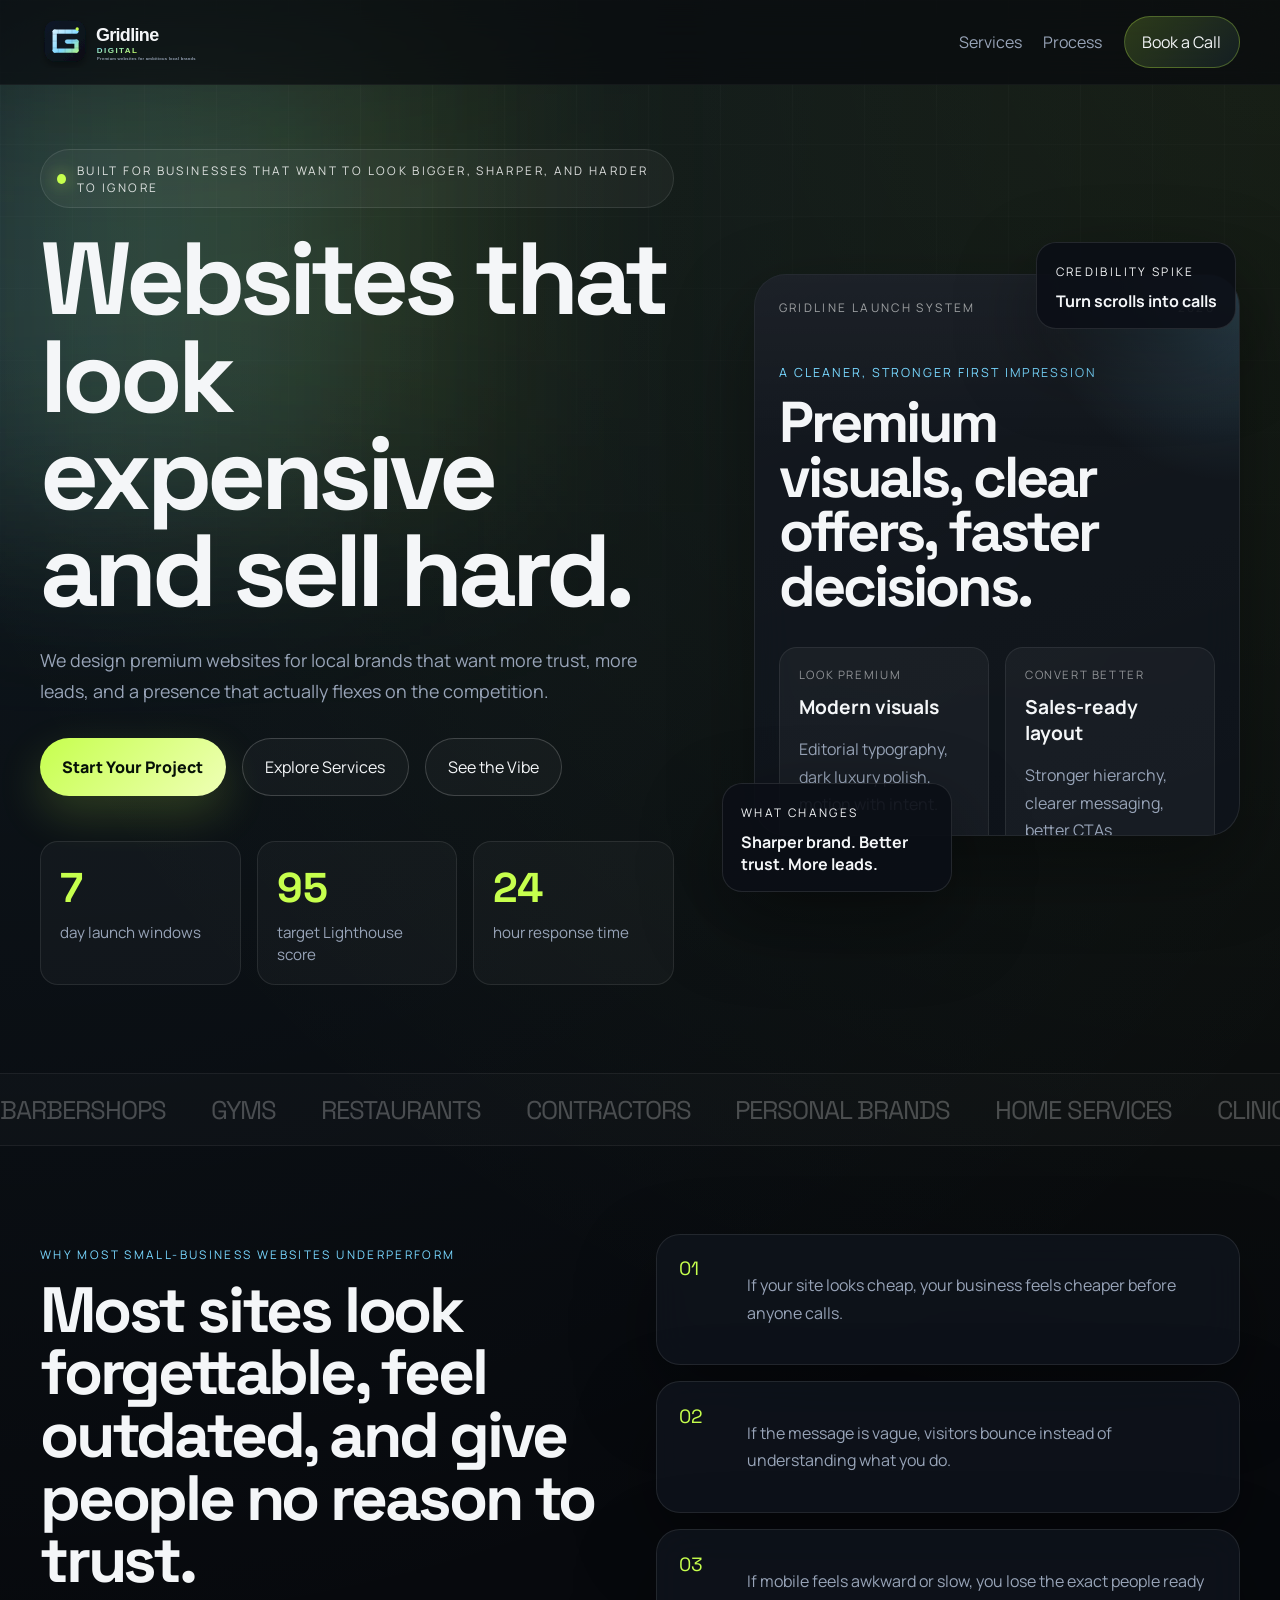
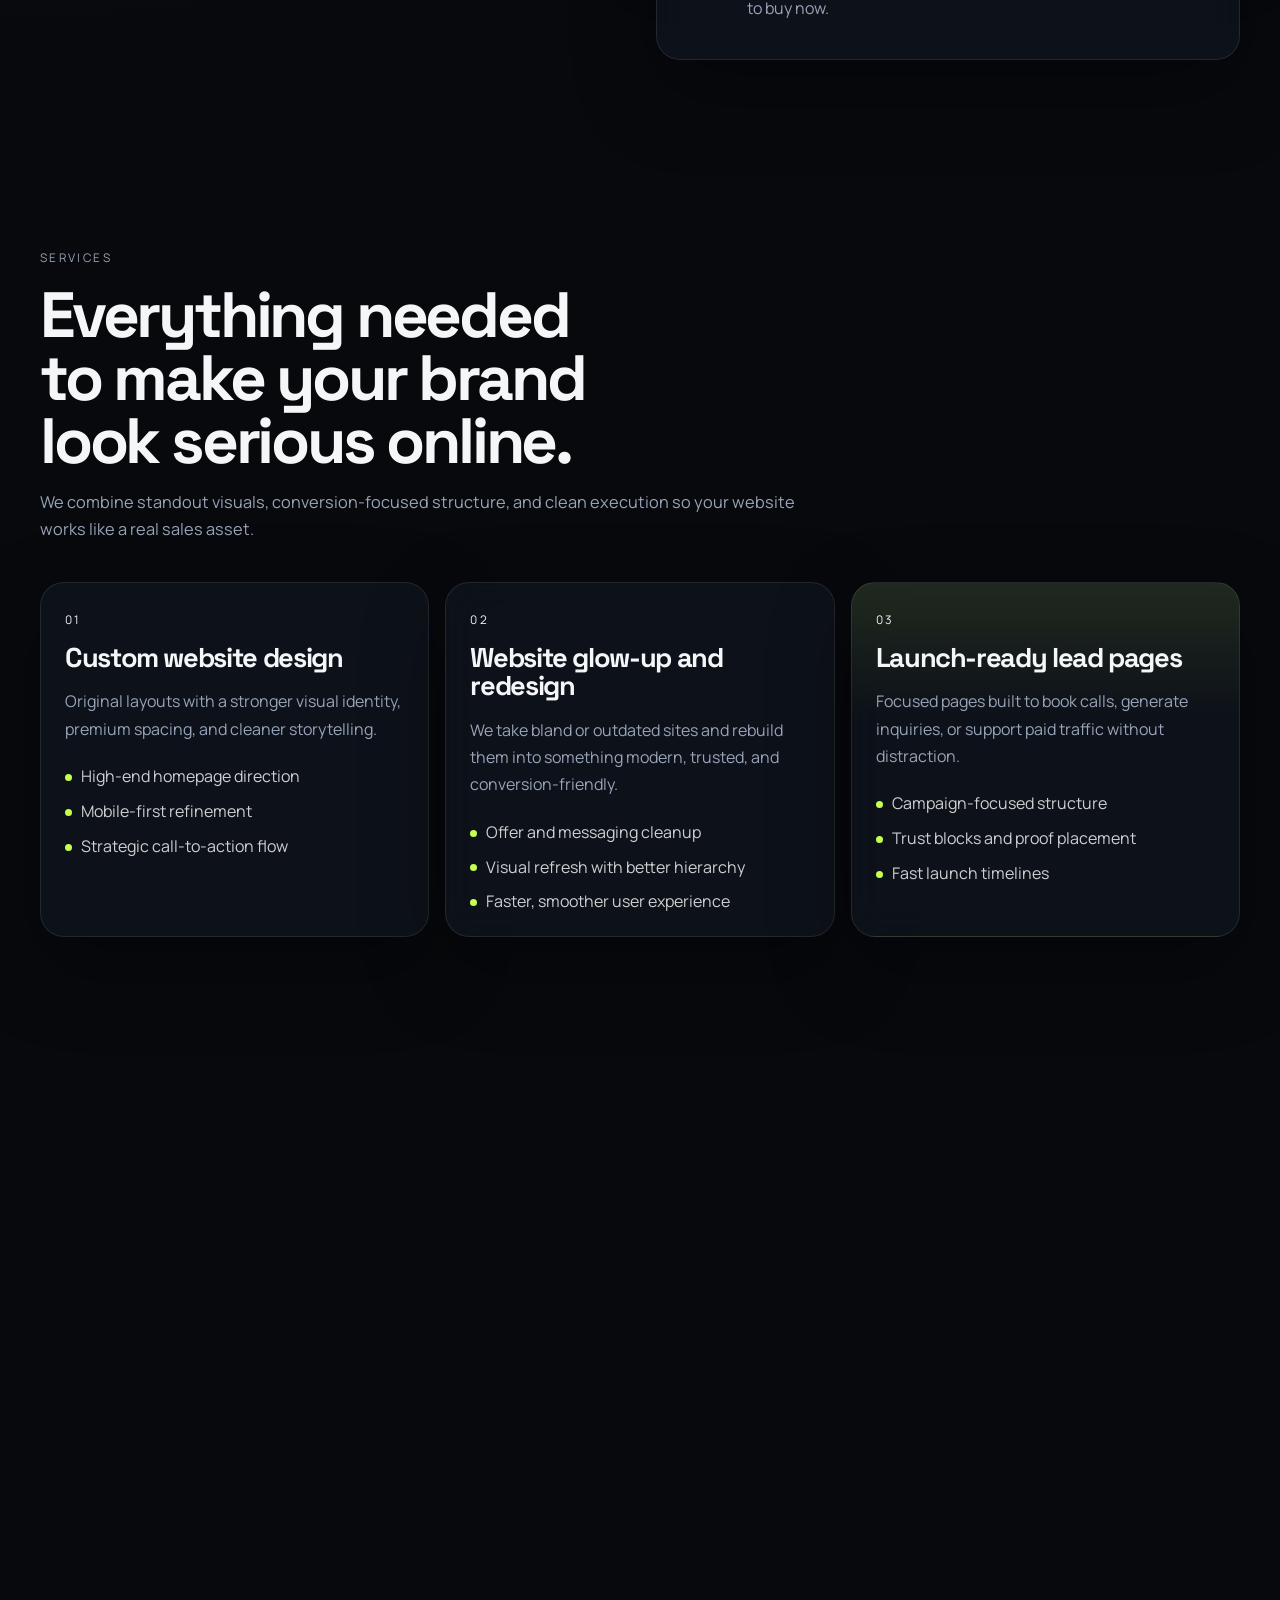
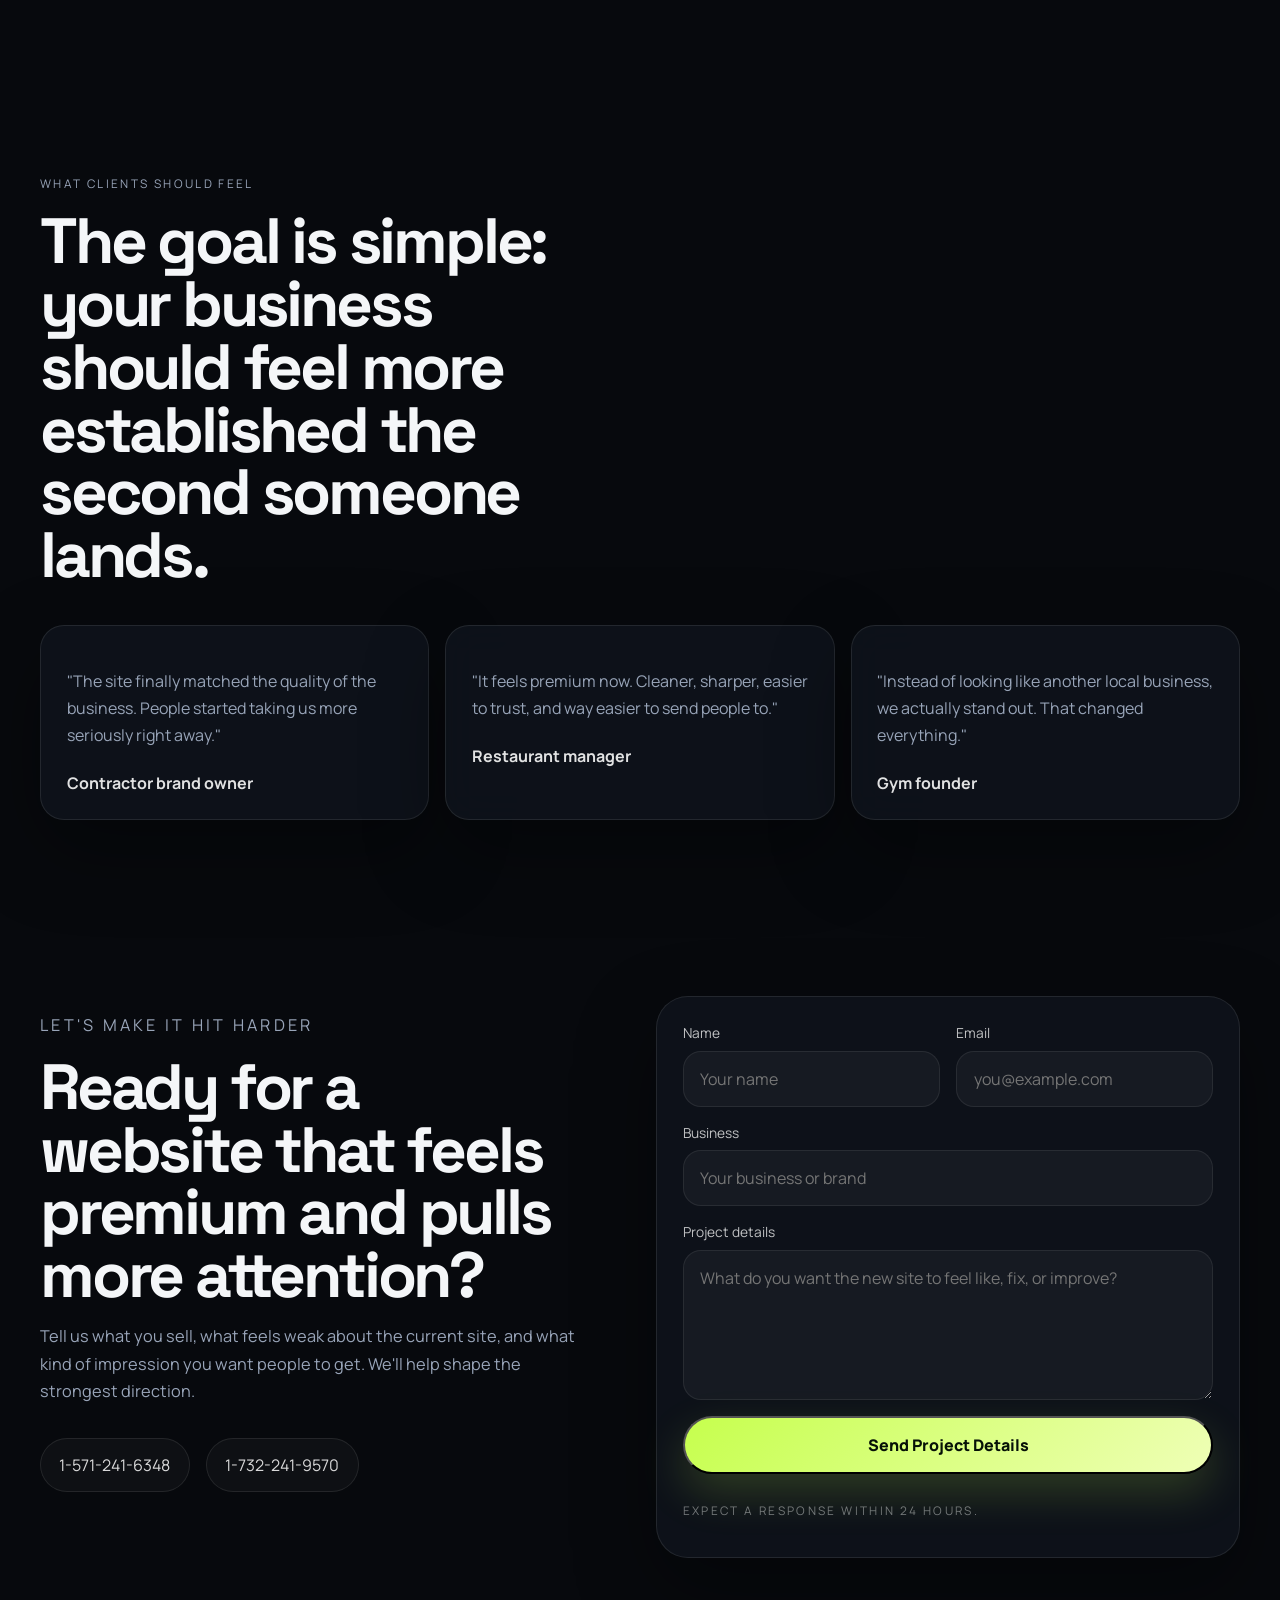
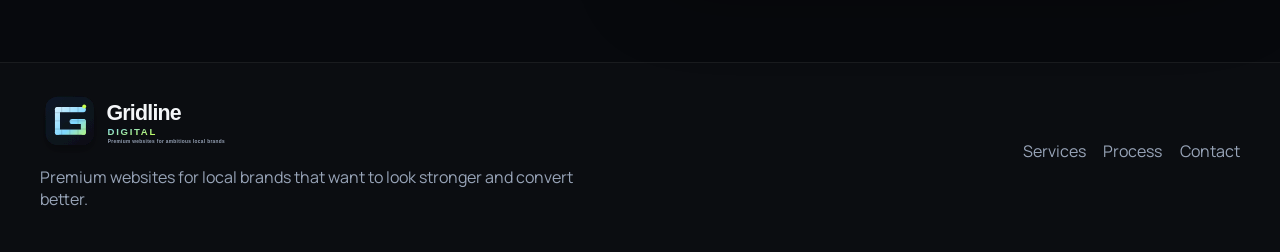
<file: index.html>
<!DOCTYPE html>
<html lang="en">
<head>
    <meta charset="UTF-8">
    <meta name="viewport" content="width=device-width, initial-scale=1.0">
    <title>Gridline Digital | Premium Websites for Local Brands</title>
    <meta name="description" content="Gridline Digital designs sharp, high-converting websites for ambitious local businesses that want to look premium and win more customers.">
    <link rel="preconnect" href="https://fonts.googleapis.com">
    <link rel="preconnect" href="https://fonts.gstatic.com" crossorigin>
    <link href="https://fonts.googleapis.com/css2?family=Manrope:wght@400;500;600;700;800&family=Space+Grotesk:wght@400;500;700&display=swap" rel="stylesheet">
    <link rel="stylesheet" href="/style.css">
    <link rel="icon" href="assets/favicon.svg" type="image/svg+xml">
</head>
<body>
    <div class="page-shell">
        <div class="ambient ambient-one"></div>
        <div class="ambient ambient-two"></div>
        <div class="grid-overlay"></div>

        <header class="site-header">
            <div class="container nav-row">
                <a class="brand" href="#top" aria-label="Gridline Digital home">
                    <img src="assets/logo.svg" alt="Gridline Digital logo">
                </a>

                <button class="menu-toggle" type="button" aria-expanded="false" aria-controls="site-nav" aria-label="Toggle navigation">
                    <span></span>
                    <span></span>
                </button>

                <nav class="site-nav" id="site-nav">
                    <a href="#services">Services</a>
                    <a href="#work" hidden>Work</a>
                    <a href="#process">Process</a>
                    <a href="#contact" class="nav-cta">Book a Call</a>
                </nav>
            </div>
        </header>

        <main id="top">
            <section class="hero section">
                <div class="container hero-grid">
                    <div class="hero-copy" data-reveal="up">
                        <div class="eyebrow">
                            <span class="eyebrow-dot"></span>
                            Built for businesses that want to look bigger, sharper, and harder to ignore
                        </div>
                        <h1>Websites that look expensive and sell hard.</h1>
                        <p class="hero-lead">
                            We design premium websites for local brands that want more trust, more leads, and a presence that actually flexes on the competition.
                        </p>
                        <div class="hero-actions">
                            <a href="#contact" class="button button-primary">Start Your Project</a>
                            <a href="#services" class="button button-secondary">Explore Services</a>
                            <a href="#work" class="button button-secondary" hidden>See the Vibe</a>
                        </div>
                        <div class="hero-metrics">
                            <div>
                                <strong data-count="7">7</strong>
                                <span>day launch windows</span>
                            </div>
                            <div>
                                <strong data-count="95">95</strong>
                                <span>target Lighthouse score</span>
                            </div>
                            <div>
                                <strong data-count="24">24</strong>
                                <span>hour response time</span>
                            </div>
                        </div>
                    </div>

                    <div class="hero-stage" data-reveal="left">
                        <div class="hero-panel hero-panel-main">
                            <div class="panel-topline">
                                <span>Gridline Launch System</span>
                                <span>2026</span>
                            </div>
                            <div class="hero-stage-copy">
                                <p class="kicker">A cleaner, stronger first impression</p>
                                <h2>Premium visuals, clear offers, faster decisions.</h2>
                            </div>
                            <div class="hero-stage-grid">
                                <article class="mini-card">
                                    <span>Look premium</span>
                                    <strong>Modern visuals</strong>
                                    <p>Editorial typography, dark luxury polish, motion with intent.</p>
                                </article>
                                <article class="mini-card">
                                    <span>Convert better</span>
                                    <strong>Sales-ready layout</strong>
                                    <p>Stronger hierarchy, clearer messaging, better CTAs everywhere.</p>
                                </article>
                                <article class="mini-card mini-card-accent">
                                    <span>Move faster</span>
                                    <strong>Launch in 7 days</strong>
                                    <p>Fast turnaround without the cheap-template energy.</p>
                                </article>
                            </div>
                        </div>

                        <div class="floating-card floating-card-top">
                            <span class="floating-label">Credibility spike</span>
                            <strong>Turn scrolls into calls</strong>
                        </div>

                        <div class="floating-card floating-card-bottom">
                            <span class="floating-label">What changes</span>
                            <strong>Sharper brand. Better trust. More leads.</strong>
                        </div>
                    </div>
                </div>
            </section>

            <section class="marquee-band" aria-label="Industries we help">
                <div class="marquee-track">
                    <span>Barbershops</span>
                    <span>Gyms</span>
                    <span>Restaurants</span>
                    <span>Contractors</span>
                    <span>Personal Brands</span>
                    <span>Home Services</span>
                    <span>Clinics</span>
                    <span>Barbershops</span>
                    <span>Gyms</span>
                    <span>Restaurants</span>
                    <span>Contractors</span>
                    <span>Personal Brands</span>
                    <span>Home Services</span>
                    <span>Clinics</span>
                </div>
            </section>

            <section class="section section-problem">
                <div class="container split-section">
                    <div data-reveal="up">
                        <p class="section-tag">Why most small-business websites underperform</p>
                        <h2>Most sites look forgettable, feel outdated, and give people no reason to trust.</h2>
                    </div>
                    <div class="problem-list" data-reveal="up">
                        <article>
                            <span>01</span>
                            <p>If your site looks cheap, your business feels cheaper before anyone calls.</p>
                        </article>
                        <article>
                            <span>02</span>
                            <p>If the message is vague, visitors bounce instead of understanding what you do.</p>
                        </article>
                        <article>
                            <span>03</span>
                            <p>If mobile feels awkward or slow, you lose the exact people ready to buy now.</p>
                        </article>
                    </div>
                </div>
            </section>

            <section id="services" class="section">
                <div class="container">
                    <div class="section-heading" data-reveal="up">
                        <p class="section-tag">Services</p>
                        <h2>Everything needed to make your brand look serious online.</h2>
                        <p>We combine standout visuals, conversion-focused structure, and clean execution so your website works like a real sales asset.</p>
                    </div>

                    <div class="services-grid">
                        <article class="service-card" data-reveal="up">
                            <span class="service-number">01</span>
                            <h3>Custom website design</h3>
                            <p>Original layouts with a stronger visual identity, premium spacing, and cleaner storytelling.</p>
                            <ul>
                                <li>High-end homepage direction</li>
                                <li>Mobile-first refinement</li>
                                <li>Strategic call-to-action flow</li>
                            </ul>
                        </article>

                        <article class="service-card" data-reveal="up">
                            <span class="service-number">02</span>
                            <h3>Website glow-up and redesign</h3>
                            <p>We take bland or outdated sites and rebuild them into something modern, trusted, and conversion-friendly.</p>
                            <ul>
                                <li>Offer and messaging cleanup</li>
                                <li>Visual refresh with better hierarchy</li>
                                <li>Faster, smoother user experience</li>
                            </ul>
                        </article>

                        <article class="service-card service-card-featured" data-reveal="up">
                            <span class="service-number">03</span>
                            <h3>Launch-ready lead pages</h3>
                            <p>Focused pages built to book calls, generate inquiries, or support paid traffic without distraction.</p>
                            <ul>
                                <li>Campaign-focused structure</li>
                                <li>Trust blocks and proof placement</li>
                                <li>Fast launch timelines</li>
                            </ul>
                        </article>
                    </div>
                </div>
            </section>

            <section id="work" class="section" hidden>
                <div class="container">
                    <div class="section-heading" data-reveal="up">
                        <p class="section-tag">Selected directions</p>
                        <h2>Looks tailored to the business, not copied from the same tired template.</h2>
                        <p>These showcase cards represent the type of tailored visual presence we create for different industries.</p>
                    </div>

                    <div class="work-grid">
                        <article class="work-card work-card-large" data-reveal="up">
                            <img src="assets/blade-fade.jpg" alt="Barbershop website concept">
                            <div class="work-copy">
                                <span>Barber brand</span>
                                <h3>Blade Fade</h3>
                                <p>Sharper typography, stronger booking prompts, and a premium masculine feel.</p>
                            </div>
                        </article>

                        <article class="work-card" data-reveal="up">
                            <img src="assets/iron-forge-gym.jpg" alt="Gym website concept">
                            <div class="work-copy">
                                <span>Fitness</span>
                                <h3>Iron Forge</h3>
                                <p>High-energy visuals with structure built around signups and class inquiries.</p>
                            </div>
                        </article>

                        <article class="work-card" data-reveal="up">
                            <img src="assets/lumina-restaurant.jpg" alt="Restaurant website concept">
                            <div class="work-copy">
                                <span>Hospitality</span>
                                <h3>Lumina</h3>
                                <p>Atmospheric imagery, elegant type, and cleaner paths to reservations.</p>
                            </div>
                        </article>

                        <article class="work-card" data-reveal="up">
                            <img src="assets/peak-construction.jpg" alt="Construction website concept">
                            <div class="work-copy">
                                <span>Construction</span>
                                <h3>Peak Construction</h3>
                                <p>Trust-first messaging, stronger credibility cues, and a more established look.</p>
                            </div>
                        </article>
                    </div>
                </div>
            </section>

            <section id="process" class="section section-process">
                <div class="container process-shell">
                    <div class="section-heading section-heading-left" data-reveal="up">
                        <p class="section-tag">Process</p>
                        <h2>A cleaner process that keeps the project moving and the result polished.</h2>
                    </div>

                    <div class="process-grid">
                        <article class="process-card" data-reveal="up">
                            <span>01</span>
                            <h3>Strategy</h3>
                            <p>We tighten the offer, target the right audience, and decide what your site needs to say fast.</p>
                        </article>
                        <article class="process-card" data-reveal="up">
                            <span>02</span>
                            <h3>Design direction</h3>
                            <p>We shape the visual mood, hierarchy, and flow so the brand looks more elevated immediately.</p>
                        </article>
                        <article class="process-card" data-reveal="up">
                            <span>03</span>
                            <h3>Build and refine</h3>
                            <p>We turn the approved direction into a responsive, fast, clean final site with thoughtful motion.</p>
                        </article>
                        <article class="process-card" data-reveal="up">
                            <span>04</span>
                            <h3>Launch</h3>
                            <p>You go live with a site that feels more premium, more current, and more ready to convert.</p>
                        </article>
                    </div>
                </div>
            </section>

            <section class="section">
                <div class="container testimonials-shell">
                    <div class="section-heading" data-reveal="up">
                        <p class="section-tag">What clients should feel</p>
                        <h2>The goal is simple: your business should feel more established the second someone lands.</h2>
                    </div>

                    <div class="testimonials-grid">
                        <article class="testimonial" data-reveal="up">
                            <p>"The site finally matched the quality of the business. People started taking us more seriously right away."</p>
                            <strong>Contractor brand owner</strong>
                        </article>
                        <article class="testimonial" data-reveal="up">
                            <p>"It feels premium now. Cleaner, sharper, easier to trust, and way easier to send people to."</p>
                            <strong>Restaurant manager</strong>
                        </article>
                        <article class="testimonial" data-reveal="up">
                            <p>"Instead of looking like another local business, we actually stand out. That changed everything."</p>
                            <strong>Gym founder</strong>
                        </article>
                    </div>
                </div>
            </section>

            <section id="contact" class="section section-contact">
                <div class="container contact-shell">
                    <div class="contact-copy" data-reveal="up">
                        <p class="section-tag">Let's make it hit harder</p>
                        <h2>Ready for a website that feels premium and pulls more attention?</h2>
                        <p>
                            Tell us what you sell, what feels weak about the current site, and what kind of impression you want people to get. We'll help shape the strongest direction.
                        </p>

                        <div class="contact-points">
                            <a href="tel:15712416348">1-571-241-6348</a>
                            <a href="tel:17322419570">1-732-241-9570</a>
                        </div>
                    </div>

                    <div class="contact-card" data-reveal="up">
                        <form
                            class="contact-form"
                            id="contact-form"
                            action="https://formsubmit.co/ajax/cfcb4c1d144412736d504044fb135717"
                            method="POST"
                        >
                            <input type="hidden" name="_subject" value="New Gridline Digital inquiry">
                            <input type="hidden" name="_cc" value="nitaicohen24@gmail.com">
                            <input type="hidden" name="_template" value="table">
                            <input type="text" name="_honey" class="hidden-field" tabindex="-1" autocomplete="off">
                            <div class="field-row">
                                <label>
                                    <span>Name</span>
                                    <input type="text" name="name" placeholder="Your name" required>
                                </label>
                                <label>
                                    <span>Email</span>
                                    <input type="email" name="email" placeholder="you@example.com" required>
                                </label>
                            </div>
                            <label>
                                <span>Business</span>
                                <input type="text" name="business" placeholder="Your business or brand">
                            </label>
                            <label>
                                <span>Project details</span>
                                <textarea name="message" rows="5" placeholder="What do you want the new site to feel like, fix, or improve?" required></textarea>
                            </label>
                            <button class="button button-primary button-full" type="submit">Send Project Details</button>
                            <p class="form-note" data-form-status>Expect a response within 24 hours.</p>
                        </form>
                    </div>
                </div>
            </section>
        </main>

        <footer class="site-footer">
            <div class="container footer-row">
                <div>
                    <a class="brand brand-footer" href="#top">
                        <img src="assets/logo.svg" alt="Gridline Digital logo">
                    </a>
                    <p>Premium websites for local brands that want to look stronger and convert better.</p>
                </div>
                <div class="footer-links">
                    <a href="#services">Services</a>
                    <a href="#work" hidden>Work</a>
                    <a href="#process">Process</a>
                    <a href="#contact">Contact</a>
                </div>
            </div>
        </footer>
    </div>

    <script src="/script.js"></script>
</body>
</html>
</file>
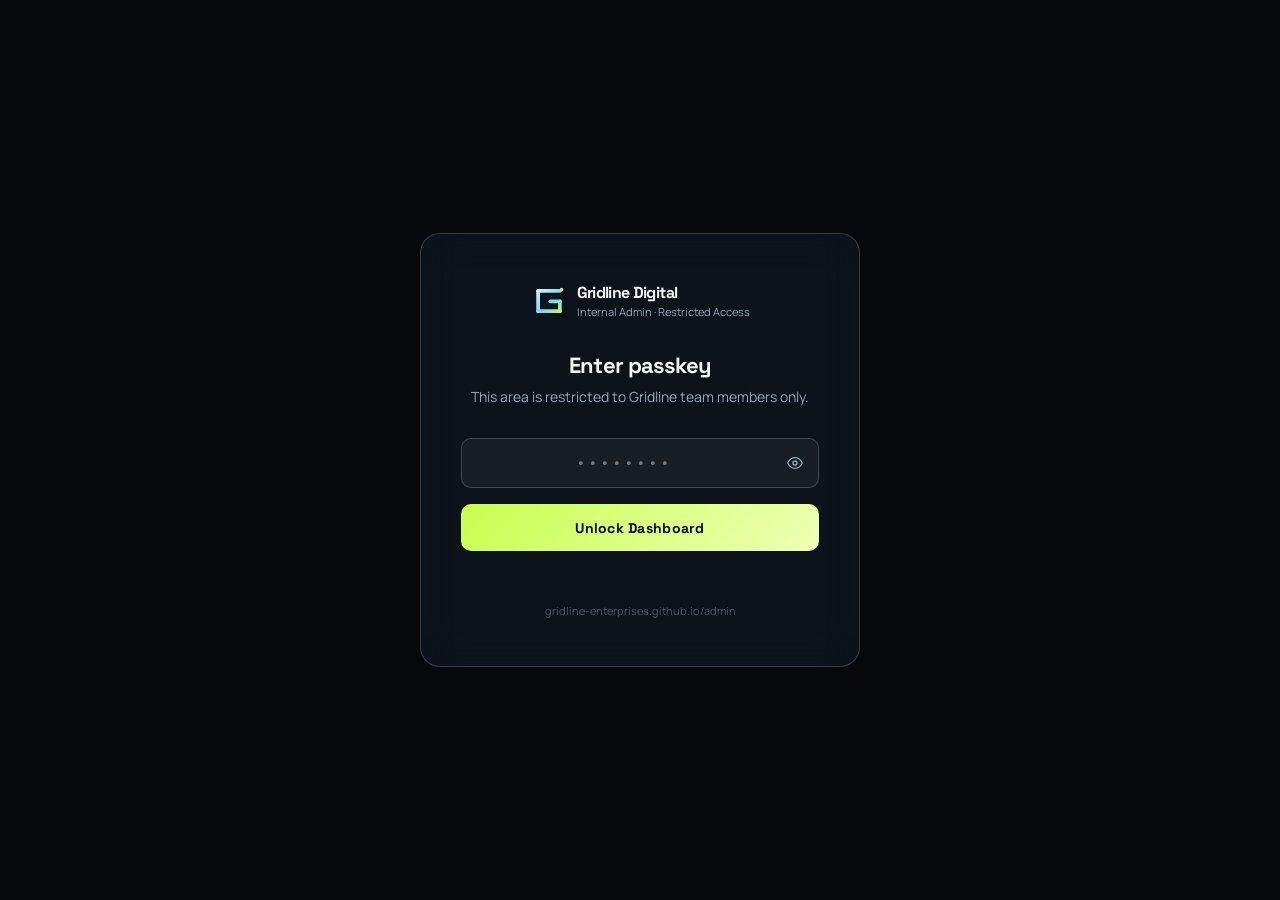
<file: admin/index.html>
<!DOCTYPE html>
<html lang="en">
<head>
  <meta charset="UTF-8">
  <meta name="viewport" content="width=device-width, initial-scale=1.0">
  <title>Gridline · Admin</title>
  <link rel="preconnect" href="https://fonts.googleapis.com">
  <link rel="preconnect" href="https://fonts.gstatic.com" crossorigin>
  <link href="https://fonts.googleapis.com/css2?family=Manrope:wght@400;500;600;700;800&family=Space+Grotesk:wght@400;500;700&family=JetBrains+Mono:wght@400;500&display=swap" rel="stylesheet">
  <link rel="icon" href="../assets/favicon.svg" type="image/svg+xml">
  <script src="https://accounts.google.com/gsi/client" async defer></script>
  <style>
    :root {
      --bg: #07090d;
      --bg-soft: #0d1117;
      --panel: rgba(15,20,29,0.92);
      --panel-strong: #111722;
      --line: rgba(255,255,255,0.09);
      --line-strong: rgba(255,255,255,0.18);
      --text: #f4f6f8;
      --muted: #98a4b8;
      --accent: #c6ff4d;
      --accent-2: #78d7ff;
      --danger: #ff5a5a;
      --success: #4dff91;
      --warning: #ffd84d;
      --radius-lg: 20px;
      --radius-md: 14px;
      --radius-sm: 10px;
    }
    *{box-sizing:border-box;margin:0;padding:0}
    html{
      scroll-behavior:smooth;
      height:100%;
      overflow:hidden;
    }
    body{
      font-family:"Manrope",sans-serif;
      background:#07090d;
      color:var(--text);
      height:100%;
      overflow:hidden;
    }

    /* ── Ambient background ── */
    .ambient-bg{
      position:fixed;inset:0;z-index:0;pointer-events:none;
    }
    .ambient-bg::before{
      content:'';position:absolute;top:-10rem;left:-8rem;width:40rem;height:40rem;
      background:radial-gradient(circle,rgba(120,215,255,0.11) 0%,transparent 70%);
    }
    .ambient-bg::after{
      content:'';position:absolute;bottom:-8rem;right:-10rem;width:44rem;height:44rem;
      background:radial-gradient(circle,rgba(198,255,77,0.08) 0%,transparent 70%);
    }
    .grid-overlay{
      position:fixed;inset:0;z-index:0;pointer-events:none;
      background-image:linear-gradient(rgba(255,255,255,0.025) 1px,transparent 1px),
        linear-gradient(90deg,rgba(255,255,255,0.025) 1px,transparent 1px);
      background-size:72px 72px;
      mask-image:linear-gradient(to bottom,rgba(255,255,255,0.6),transparent 80%);
    }

    /* ─────────────────────────────────────────────────────────────────────────
       LOCK SCREEN
    ───────────────────────────────────────────────────────────────────────── */
    #lockScreen{
      position:fixed;inset:0;z-index:1000;
      display:flex;align-items:center;justify-content:center;
      background:#07090d;
    }
    .lock-box{
      width:min(440px,calc(100vw - 40px));
      background:var(--panel);
      border:1px solid var(--line-strong);
      border-radius:var(--radius-lg);
      padding:3rem 2.5rem;
      text-align:center;
      backdrop-filter:blur(20px);
    }
    .lock-logo{
      display:flex;align-items:center;justify-content:center;gap:10px;
      margin-bottom:2rem;
    }
    .lock-logo svg{flex-shrink:0}
    .lock-logo-text{text-align:left}
    .lock-logo-title{
      font-family:"Space Grotesk",sans-serif;font-weight:700;
      font-size:16px;letter-spacing:-0.04em;color:var(--text);
    }
    .lock-logo-sub{font-size:11px;color:var(--muted);margin-top:1px;}
    .lock-box h1{
      font-family:"Space Grotesk",sans-serif;font-weight:700;
      font-size:22px;letter-spacing:-0.04em;margin-bottom:0.5rem;
    }
    .lock-box p{font-size:14px;color:var(--muted);margin-bottom:2rem;}
    .lock-input-wrap{position:relative;margin-bottom:1rem;}
    .lock-input{
      width:100%;background:rgba(255,255,255,0.05);
      border:1px solid var(--line-strong);border-radius:var(--radius-sm);
      color:var(--text);font-size:16px;font-family:"JetBrains Mono",monospace;
      padding:0.85rem 3rem 0.85rem 1rem;letter-spacing:0.12em;
      outline:none;transition:border-color 200ms;text-align:center;
    }
    .lock-input:focus{border-color:rgba(198,255,77,0.5);}
    .lock-input.error{border-color:var(--danger);animation:shake 300ms;}
    @keyframes shake{0%,100%{transform:translateX(0)}25%{transform:translateX(-6px)}75%{transform:translateX(6px)}}
    .lock-toggle{
      position:absolute;right:12px;top:50%;transform:translateY(-50%);
      background:none;border:none;color:var(--muted);cursor:pointer;
      padding:4px;line-height:0;
    }
    .lock-toggle:hover{color:var(--text)}
    .lock-btn{
      width:100%;padding:0.9rem;font-size:14px;font-weight:700;
      font-family:"Space Grotesk",sans-serif;letter-spacing:0.02em;
      background:linear-gradient(135deg,var(--accent),#efffb6);
      color:#07090d;border:none;border-radius:var(--radius-sm);
      cursor:pointer;transition:opacity 150ms,transform 150ms;
    }
    .lock-btn:hover{opacity:0.9;transform:translateY(-1px)}
    .lock-btn:active{transform:translateY(0)}
    .lock-error{font-size:12px;color:var(--danger);margin-top:0.75rem;min-height:1rem;}
    .lock-hint{font-size:11px;color:rgba(152,164,184,0.5);margin-top:1.5rem;}

    /* ─────────────────────────────────────────────────────────────────────────
       ADMIN APP
    ───────────────────────────────────────────────────────────────────────── */
    #adminApp{
      display:none;position:relative;z-index:1;
      height:100vh;overflow:hidden;
      flex-direction:column;
    }

    /* ── Top bar ── */
    .topbar{
      position:sticky;top:0;z-index:50;
      backdrop-filter:blur(18px);
      background:rgba(7,9,13,0.75);
      border-bottom:1px solid var(--line);
      padding:0 1.5rem;
      display:flex;align-items:center;gap:1rem;min-height:64px;
    }
    .topbar-brand{display:flex;align-items:center;gap:10px;flex-shrink:0;}
    .topbar-brand-text{font-family:"Space Grotesk",sans-serif;font-weight:700;font-size:14px;letter-spacing:-0.04em;}
    .topbar-badge{
      font-size:9px;font-weight:700;letter-spacing:0.08em;text-transform:uppercase;
      background:linear-gradient(135deg,var(--accent),#efffb6);color:#07090d;
      padding:2px 7px;border-radius:999px;
    }
    .topbar-spacer{flex:1;}
    .topbar-rep{
      display:flex;align-items:center;gap:8px;
      font-size:13px;color:var(--muted);
    }
    .topbar-rep select{
      background:rgba(255,255,255,0.05);border:1px solid var(--line-strong);
      border-radius:var(--radius-sm);color:var(--text);font-size:12px;
      padding:5px 10px;font-family:"Manrope",sans-serif;outline:none;cursor:pointer;
      color-scheme:dark;
    }
    .topbar-rep select:focus{border-color:rgba(198,255,77,0.4);}
    .topbar-actions{display:flex;gap:8px;}
    .icon-btn{
      background:rgba(255,255,255,0.05);border:1px solid var(--line);
      border-radius:var(--radius-sm);color:var(--muted);
      width:36px;height:36px;display:flex;align-items:center;justify-content:center;
      cursor:pointer;transition:all 150ms;font-size:14px;
    }
    .icon-btn:hover{background:rgba(255,255,255,0.09);color:var(--text);}
    .btn-lock{color:var(--danger);border-color:rgba(255,90,90,0.2);}
    .btn-lock:hover{background:rgba(255,90,90,0.1);}

    /* ── Stats strip ── */
    .stats-strip{
      flex:0 0 auto;
      display:flex;gap:1px;background:var(--line);
      border-bottom:1px solid var(--line);
    }
    .stat-cell{
      flex:1;padding:14px 20px;background:var(--bg-soft);
      display:flex;flex-direction:column;gap:2px;
    }
    .stat-cell:first-child{border-radius:0;}
    .stat-val{font-size:22px;font-weight:800;letter-spacing:-0.04em;font-family:"Space Grotesk",sans-serif;}
    .stat-label{font-size:11px;color:var(--muted);text-transform:uppercase;letter-spacing:0.06em;}
    .stat-val.accent{color:var(--accent);}
    .stat-val.blue{color:var(--accent-2);}
    .stat-val.green{color:var(--success);}
    .stat-val.red{color:var(--danger);}
    .stat-val.warn{color:var(--warning);}

    /* ── Main layout ── */
    .admin-body{display:flex;flex:1 1 auto;min-height:0;overflow:hidden;}

    /* ── Sidebar ── */
    .sidebar{
      width:320px;flex-shrink:0;
      border-right:1px solid var(--line);
      display:flex;flex-direction:column;overflow:hidden;
    }
    .sidebar-scroll{
      flex:1 1 auto;
      min-height:0;
      overflow-y:auto;
    }
    .sidebar-scroll::-webkit-scrollbar{width:4px;}
    .sidebar-scroll::-webkit-scrollbar-track{background:transparent;}
    .sidebar-scroll::-webkit-scrollbar-thumb{background:var(--line-strong);border-radius:999px;}
    .sidebar-controls{
      padding:12px;border-bottom:1px solid var(--line);
      display:flex;flex-direction:column;gap:8px;
    }
    .search-wrap{position:relative;}
    .search-icon{
      position:absolute;left:10px;top:50%;transform:translateY(-50%);
      color:var(--muted);pointer-events:none;
    }
    .search-input{
      width:100%;background:rgba(255,255,255,0.05);border:1px solid var(--line-strong);
      border-radius:var(--radius-sm);color:var(--text);font-size:13px;
      padding:7px 10px 7px 34px;font-family:"Manrope",sans-serif;outline:none;
    }
    .search-input:focus{border-color:rgba(198,255,77,0.4);}
    .filter-chips{display:flex;gap:5px;flex-wrap:wrap;}
    .chip{
      font-size:11px;padding:3px 10px;border-radius:999px;
      border:1px solid var(--line-strong);background:transparent;
      color:var(--muted);cursor:pointer;transition:all 120ms;
      font-family:"Manrope",sans-serif;
    }
    .chip:hover{border-color:var(--line-strong);color:var(--text);}
    .chip.active{background:rgba(198,255,77,0.12);border-color:rgba(198,255,77,0.45);color:var(--accent);}
    .chip.chip-cb{border-color:rgba(120,215,255,0.35);color:var(--accent-2);}
    .chip.chip-cb.active{background:rgba(120,215,255,0.12);}
    .chip.chip-yes{border-color:rgba(77,255,145,0.35);color:var(--success);}
    .chip.chip-yes.active{background:rgba(77,255,145,0.12);}
    .chip.chip-no{border-color:rgba(255,90,90,0.35);color:var(--danger);}
    .chip.chip-no.active{background:rgba(255,90,90,0.12);}
    .chip.chip-vm{border-color:rgba(255,216,77,0.35);color:var(--warning);}
    .chip.chip-vm.active{background:rgba(255,216,77,0.12);}

    .sort-row{display:flex;gap:6px;align-items:center;}
    .sort-row label{font-size:11px;color:var(--muted);}
    .sort-row select{
      flex:1;background:rgba(255,255,255,0.05);border:1px solid var(--line);
      border-radius:var(--radius-sm);color:var(--text);font-size:11px;
      padding:4px 8px;font-family:"Manrope",sans-serif;outline:none;
      color-scheme:dark;
    }
    .topbar-rep select option,
    .sort-row select option,
    .assign-select option{
      background:#10141d;
      color:#f4f7fb;
    }
    .topbar-rep select option:checked,
    .sort-row select option:checked,
    .assign-select option:checked{
      background:#2d6dcc;
      color:#ffffff;
    }
    .view-switch{
      display:grid;
      grid-template-columns:1fr 1fr;
      gap:8px;
      margin-top:6px;
    }
    .view-switch-btn{
      border:1px solid var(--line-strong);
      border-radius:var(--radius-sm);
      background:rgba(255,255,255,0.04);
      color:var(--muted);
      padding:9px 12px;
      font-size:11px;
      font-weight:700;
      letter-spacing:0.08em;
      text-transform:uppercase;
      cursor:pointer;
      transition:all 120ms;
      font-family:"Manrope",sans-serif;
    }
    .view-switch-btn:hover:not(:disabled){
      border-color:rgba(198,255,77,0.35);
      color:var(--text);
      background:rgba(255,255,255,0.08);
    }
    .view-switch-btn.active{
      background:rgba(198,255,77,0.12);
      border-color:rgba(198,255,77,0.45);
      color:var(--accent);
    }
    .view-switch-btn:disabled{
      cursor:not-allowed;
      opacity:0.45;
    }
    .view-switch-note{
      font-size:11px;
      color:var(--muted);
      line-height:1.5;
    }

    /* ── Lead list ── */
    .workspace{
      flex:1;min-width:0;display:flex;
      background:linear-gradient(180deg,rgba(255,255,255,0.015),rgba(255,255,255,0));
    }
    .lead-browser{
      flex:1;min-width:0;display:flex;flex-direction:column;
      transition:flex-basis 180ms ease,border-color 180ms ease;
    }
    .workspace.has-selection .lead-browser{
      flex:0 0 50%;
      border-right:1px solid var(--line);
    }
    .lead-browser-header{
      padding:18px 22px 14px;
      border-bottom:1px solid var(--line);
      display:flex;align-items:end;justify-content:space-between;gap:16px;
      background:rgba(255,255,255,0.02);
    }
    .lead-browser-header h2{
      font-family:"Space Grotesk",sans-serif;
      font-size:22px;font-weight:700;letter-spacing:-0.04em;
    }
    .lead-browser-header p{
      font-size:12px;color:var(--muted);margin-top:4px;
    }
    .lead-browser-count{
      font-size:11px;letter-spacing:0.08em;text-transform:uppercase;color:var(--muted);
      white-space:nowrap;
    }
    .lead-list{flex:1;overflow-y:auto;min-height:0;}
    .lead-list::-webkit-scrollbar{width:4px;}
    .lead-list::-webkit-scrollbar-track{background:transparent;}
    .lead-list::-webkit-scrollbar-thumb{background:var(--line-strong);border-radius:999px;}
    .lead-item{
      padding:11px 14px;border-bottom:1px solid var(--line);cursor:pointer;
      transition:background 100ms;
    }
    .lead-item:hover{background:rgba(255,255,255,0.03);}
    .lead-item.selected{background:rgba(198,255,77,0.06);border-left:2px solid rgba(198,255,77,0.5);}
    .li-name{font-size:13px;font-weight:600;white-space:nowrap;overflow:hidden;text-overflow:ellipsis;}
    .li-meta{font-size:11px;color:var(--muted);margin-top:2px;white-space:nowrap;overflow:hidden;text-overflow:ellipsis;}
    .li-footer{display:flex;align-items:center;gap:6px;margin-top:5px;}
    .status-pill{
      font-size:10px;font-weight:600;padding:2px 8px;border-radius:999px;
      letter-spacing:0.02em;
    }
    .sp-new{background:rgba(152,164,184,0.12);color:var(--muted);}
    .sp-interested{background:rgba(77,255,145,0.12);color:var(--success);}
    .sp-not-interested{background:rgba(255,90,90,0.1);color:var(--danger);}
    .sp-voicemail{background:rgba(255,216,77,0.12);color:var(--warning);}
    .sp-no-answer{background:rgba(255,216,77,0.08);color:#d4aa30;}
    .sp-callback{background:rgba(120,215,255,0.12);color:var(--accent-2);}
    .sp-called{background:rgba(152,164,184,0.12);color:#c7d0de;}
    .sp-scheduled{background:rgba(77,255,145,0.18);color:var(--success);}
    .sp-assigned{background:rgba(198,255,77,0.08);color:rgba(198,255,77,0.7);}
    .li-rep{font-size:10px;color:rgba(152,164,184,0.5);}
    .open-dot{width:6px;height:6px;border-radius:50%;flex-shrink:0;margin-left:auto;}
    .open-dot.open{background:var(--success);}
    .open-dot.closed{background:var(--danger);}
    .open-dot.stale{background:var(--warning);}
    .open-dot.unknown{background:var(--muted);opacity:0.4;}

    /* ── Detail pane ── */
    .detail-pane{
      display:none;
      flex:0 0 50%;min-width:0;overflow-y:auto;padding:28px;
      flex-direction:column;gap:20px;
    }
    .workspace.has-selection .detail-pane{display:flex;}
    .workspace.playbook-mode{
      display:block;
      overflow:hidden;
    }
    .workspace.playbook-mode .lead-browser,
    .workspace.playbook-mode .detail-pane{
      display:none !important;
    }
    .detail-pane::-webkit-scrollbar{width:4px;}
    .detail-pane::-webkit-scrollbar-track{background:transparent;}
    .detail-pane::-webkit-scrollbar-thumb{background:var(--line-strong);border-radius:999px;}
    .detail-empty{
      flex:1;display:flex;align-items:center;justify-content:center;
      flex-direction:column;gap:12px;color:var(--muted);
    }
    .detail-empty svg{opacity:0.2;}
    .detail-empty p{font-size:14px;}

    .card{
      background:var(--panel);border:1px solid var(--line);
      border-radius:var(--radius-md);padding:20px 22px;
      backdrop-filter:blur(12px);
    }
    .card h2{
      font-family:"Space Grotesk",sans-serif;font-weight:700;
      font-size:20px;letter-spacing:-0.04em;margin-bottom:4px;
    }
    .card-tag{font-size:12px;color:var(--muted);margin-bottom:16px;display:flex;align-items:center;gap:8px;}
    .open-badge{
      font-size:11px;font-weight:700;padding:2px 10px;border-radius:999px;
      letter-spacing:0.02em;
    }
    .ob-open{background:rgba(77,255,145,0.15);color:var(--success);border:1px solid rgba(77,255,145,0.25);}
    .ob-closed{background:rgba(255,90,90,0.12);color:var(--danger);border:1px solid rgba(255,90,90,0.2);}
    .ob-stale{background:rgba(255,216,77,0.12);color:var(--warning);border:1px solid rgba(255,216,77,0.2);}
    .ob-unknown{background:rgba(152,164,184,0.1);color:var(--muted);border:1px solid var(--line);}

    .phone-hero{
      font-family:"Space Grotesk",sans-serif;font-size:24px;font-weight:700;
      letter-spacing:-0.04em;color:var(--accent);margin-bottom:20px;
      display:flex;align-items:center;gap:10px;
    }
    .phone-hero a{color:inherit;text-decoration:none;}
    .phone-hero a:hover{text-decoration:underline;}
    .no-phone{font-size:14px;color:rgba(152,164,184,0.4);margin-bottom:20px;font-style:italic;}

    .info-grid{
      display:grid;grid-template-columns:1fr 1fr;gap:14px;margin-bottom:4px;
    }
    .info-item{}
    .info-label{font-size:10px;text-transform:uppercase;letter-spacing:0.08em;color:var(--muted);margin-bottom:3px;}
    .info-val{font-size:13px;color:var(--text);}
    .info-val a{color:var(--accent-2);text-decoration:none;}
    .info-val a:hover{text-decoration:underline;}
    .rating-stars{color:var(--warning);letter-spacing:-1px;}

    .card-section-title{
      font-size:11px;text-transform:uppercase;letter-spacing:0.08em;
      color:var(--muted);margin-bottom:12px;font-weight:600;
    }

    /* ── Status buttons ── */
    .status-btns{display:flex;gap:8px;flex-wrap:wrap;}
    .status-btn{
      font-size:12px;font-weight:600;padding:7px 14px;border-radius:999px;
      border:1px solid var(--line-strong);background:rgba(255,255,255,0.04);
      color:var(--muted);cursor:pointer;transition:all 120ms;
      font-family:"Manrope",sans-serif;
    }
    .status-btn:hover{border-color:var(--line-strong);color:var(--text);background:rgba(255,255,255,0.08);}
    .status-btn.sel-interested{background:rgba(77,255,145,0.14);border-color:rgba(77,255,145,0.4);color:var(--success);}
    .status-btn.sel-not-interested{background:rgba(255,90,90,0.12);border-color:rgba(255,90,90,0.35);color:var(--danger);}
    .status-btn.sel-voicemail{background:rgba(255,216,77,0.12);border-color:rgba(255,216,77,0.35);color:var(--warning);}
    .status-btn.sel-no-answer{background:rgba(255,200,50,0.1);border-color:rgba(255,200,50,0.3);color:#d4aa30;}
    .status-btn.sel-callback{background:rgba(120,215,255,0.12);border-color:rgba(120,215,255,0.35);color:var(--accent-2);}
    .status-btn.sel-called{background:rgba(152,164,184,0.14);border-color:rgba(152,164,184,0.35);color:#dbe3ee;}
    .status-btn.sel-scheduled{background:rgba(77,255,145,0.14);border-color:rgba(77,255,145,0.35);color:var(--success);}

    /* ── Notes ── */
    .notes-area{
      width:100%;min-height:90px;background:rgba(255,255,255,0.04);
      border:1px solid var(--line-strong);border-radius:var(--radius-sm);
      color:var(--text);font-size:13px;font-family:"Manrope",sans-serif;
      padding:10px 12px;outline:none;resize:vertical;line-height:1.6;
    }
    .notes-area:focus{border-color:rgba(198,255,77,0.4);}
    .notes-area::placeholder{color:rgba(152,164,184,0.35);}

    /* ── Assign ── */
    .assign-row{display:flex;align-items:center;gap:10px;flex-wrap:wrap;}
    .assign-row label{font-size:12px;color:var(--muted);}
    .assign-select{
      background:rgba(255,255,255,0.05);border:1px solid var(--line-strong);
      border-radius:var(--radius-sm);color:var(--text);font-size:13px;
      padding:6px 12px;font-family:"Manrope",sans-serif;outline:none;cursor:pointer;
      color-scheme:dark;
    }
    .assign-select:focus{border-color:rgba(198,255,77,0.4);}
    .auto-assign-btn{
      font-size:11px;font-weight:600;padding:5px 14px;
      border:1px solid rgba(120,215,255,0.3);border-radius:999px;
      background:rgba(120,215,255,0.08);color:var(--accent-2);
      cursor:pointer;font-family:"Manrope",sans-serif;transition:all 120ms;
    }
    .auto-assign-btn:hover{background:rgba(120,215,255,0.15);}

    /* ── Save btn ── */
    .save-btn{
      padding:8px 22px;font-size:13px;font-weight:700;
      background:linear-gradient(135deg,var(--accent),#efffb6);
      color:#07090d;border:none;border-radius:999px;
      cursor:pointer;transition:all 120ms;font-family:"Manrope",sans-serif;
      margin-top:10px;
    }
    .save-btn:hover{opacity:0.9;transform:translateY(-1px);}
    .save-btn:active{transform:translateY(0);}

    /* ── Call log ── */
    .call-log{display:flex;flex-direction:column;gap:8px;max-height:220px;overflow-y:auto;}
    .call-log::-webkit-scrollbar{width:3px;}
    .call-log::-webkit-scrollbar-thumb{background:var(--line-strong);border-radius:999px;}
    .log-entry{
      background:rgba(255,255,255,0.03);border:1px solid var(--line);
      border-left:2px solid rgba(198,255,77,0.25);
      border-radius:var(--radius-sm);padding:8px 12px;
      font-size:12px;
    }
    .log-time{font-family:"JetBrains Mono",monospace;font-size:10px;color:var(--muted);margin-bottom:3px;}
    .log-text{color:var(--text);line-height:1.5;}

    /* ── Import section ── */
    .import-card{
      margin:16px;background:var(--panel);border:1px solid var(--line);
      border-radius:var(--radius-md);padding:16px;
    }
    .import-card h3{font-size:13px;font-weight:700;margin-bottom:8px;color:var(--text);}
    .import-card p{font-size:12px;color:var(--muted);margin-bottom:10px;line-height:1.5;}
    .import-textarea{
      width:100%;height:100px;background:rgba(255,255,255,0.04);
      border:1px solid var(--line-strong);border-radius:var(--radius-sm);
      color:var(--text);font-size:11px;font-family:"JetBrains Mono",monospace;
      padding:8px;outline:none;resize:vertical;
    }
    .import-textarea:focus{border-color:rgba(198,255,77,0.4);}
    .sync-grid{
      display:grid;
      grid-template-columns:minmax(0,1fr);
      gap:10px;
      margin-top:12px;
    }
    .sync-box{
      border:1px solid var(--line);
      border-radius:var(--radius-sm);
      background:rgba(255,255,255,0.03);
      padding:10px 12px;
    }
    .sync-box-label{
      font-size:10px;
      letter-spacing:0.08em;
      text-transform:uppercase;
      color:var(--muted);
      margin-bottom:4px;
    }
    .sync-box strong{
      display:block;
      font-size:12px;
      line-height:1.5;
      color:var(--text);
    }
    .sync-note{
      margin-top:10px;
      font-size:11px;
      color:rgba(152,164,184,0.75);
      line-height:1.5;
    }
    .auth-strip{
      margin-top:12px;
      border:1px solid rgba(198,255,77,0.18);
      border-radius:var(--radius-sm);
      background:rgba(198,255,77,0.04);
      padding:12px;
      display:flex;
      flex-direction:column;
      gap:10px;
    }
    .auth-strip-head{
      display:flex;
      align-items:center;
      justify-content:space-between;
      gap:10px;
      flex-wrap:wrap;
    }
    .auth-strip-title{
      font-size:10px;
      letter-spacing:0.08em;
      text-transform:uppercase;
      color:var(--muted);
    }
    .auth-actions{
      display:flex;
      gap:8px;
      flex-wrap:wrap;
    }
    .auth-btn{
      font-size:11px;
      font-weight:700;
      border-radius:999px;
      border:1px solid var(--line-strong);
      padding:7px 12px;
      cursor:pointer;
      transition:all 120ms;
      font-family:"Manrope",sans-serif;
    }
    .auth-btn-primary{
      color:#07090d;
      border-color:rgba(198,255,77,0.45);
      background:linear-gradient(135deg,var(--accent),#efffb6);
    }
    .auth-btn-primary:hover{opacity:0.92;}
    .auth-btn-secondary{
      color:var(--text);
      background:rgba(255,255,255,0.04);
    }
    .auth-btn-secondary:hover{background:rgba(255,255,255,0.08);}
    .auth-btn:disabled{
      opacity:0.5;
      cursor:not-allowed;
    }
    .auth-status{
      font-size:12px;
      line-height:1.5;
      color:var(--text);
    }
    .settings-stack{
      display:flex;
      flex-direction:column;
      gap:10px;
      margin-top:12px;
    }
    .settings-label{
      display:flex;
      flex-direction:column;
      gap:6px;
      font-size:11px;
      color:var(--muted);
    }
    .settings-hint{
      font-size:10px;
      color:rgba(152,164,184,0.72);
      line-height:1.5;
    }
    .settings-input{
      width:100%;
      background:rgba(255,255,255,0.05);
      border:1px solid var(--line-strong);
      border-radius:var(--radius-sm);
      color:var(--text);
      font-size:12px;
      padding:9px 11px;
      font-family:"Manrope",sans-serif;
      outline:none;
    }
    .settings-input:focus{border-color:rgba(198,255,77,0.4);}
    .settings-row{
      display:flex;
      gap:8px;
      flex-wrap:wrap;
    }
    .settings-btn{
      font-size:11px;
      font-weight:700;
      border-radius:999px;
      border:1px solid var(--line-strong);
      padding:7px 12px;
      cursor:pointer;
      transition:all 120ms;
      font-family:"Manrope",sans-serif;
      background:rgba(255,255,255,0.04);
      color:var(--text);
    }
    .settings-btn:hover{background:rgba(255,255,255,0.08);}
    .settings-btn-primary{
      color:#07090d;
      border-color:rgba(198,255,77,0.45);
      background:linear-gradient(135deg,var(--accent),#efffb6);
    }
    .settings-btn-primary:hover{opacity:0.92;}
    .settings-feedback{
      font-size:11px;
      line-height:1.5;
      color:var(--muted);
      min-height:16px;
    }
    .extension-card{
      margin:16px;
      margin-top:0;
      background:var(--panel);
      border:1px solid var(--line);
      border-radius:var(--radius-md);
      padding:16px;
    }
    .extension-card h3{
      font-size:13px;
      font-weight:700;
      margin-bottom:8px;
      color:var(--text);
    }
    .extension-card p{
      font-size:12px;
      color:var(--muted);
      margin-bottom:10px;
      line-height:1.5;
    }
    .download-row{
      display:flex;
      gap:8px;
      flex-wrap:wrap;
      margin-bottom:12px;
    }
    .download-btn{
      display:inline-flex;
      align-items:center;
      justify-content:center;
      padding:9px 14px;
      border-radius:999px;
      border:1px solid rgba(198,255,77,0.35);
      background:linear-gradient(135deg,var(--accent),#efffb6);
      color:#07090d;
      font-size:11px;
      font-weight:700;
      text-decoration:none;
      letter-spacing:0.02em;
    }
    .download-btn:hover{opacity:0.92;}
    .download-note{
      font-size:11px;
      color:rgba(152,164,184,0.78);
      line-height:1.5;
    }
    .setup-list{
      display:flex;
      flex-direction:column;
      gap:8px;
      margin-top:10px;
    }
    .setup-item{
      display:flex;
      align-items:flex-start;
      gap:10px;
      font-size:12px;
      line-height:1.5;
      color:var(--text);
    }
    .setup-num{
      width:20px;
      height:20px;
      flex:0 0 20px;
      border-radius:999px;
      display:flex;
      align-items:center;
      justify-content:center;
      font-size:10px;
      font-weight:700;
      color:#07090d;
      background:linear-gradient(135deg,var(--accent),#efffb6);
    }
    .source-pills{
      display:flex;
      flex-wrap:wrap;
      gap:6px;
      margin-top:14px;
    }
    .source-pill{
      padding:4px 9px;
      border-radius:999px;
      font-size:10px;
      border:1px solid var(--line);
      color:var(--muted);
      background:rgba(255,255,255,0.04);
    }
    .sheet-notes{
      display:flex;
      flex-direction:column;
      gap:8px;
    }
    .sheet-note{
      padding:10px 12px;
      border-radius:var(--radius-sm);
      border:1px solid var(--line);
      background:rgba(255,255,255,0.03);
    }
    .sheet-note-meta{
      font-size:10px;
      letter-spacing:0.08em;
      text-transform:uppercase;
      color:var(--muted);
      margin-bottom:4px;
    }
    .sheet-note-text{
      font-size:12px;
      color:var(--text);
      line-height:1.5;
    }
    .playbook-view{
      display:none;
      height:100%;
      overflow-y:auto;
      padding:28px;
    }
    .workspace.playbook-mode .playbook-view{
      display:block;
    }
    .playbook-view::-webkit-scrollbar{width:4px;}
    .playbook-view::-webkit-scrollbar-track{background:transparent;}
    .playbook-view::-webkit-scrollbar-thumb{background:var(--line-strong);border-radius:999px;}
    .playbook-hero{
      display:flex;
      align-items:flex-start;
      justify-content:space-between;
      gap:18px;
      margin-bottom:22px;
      padding:24px 26px;
      background:linear-gradient(135deg,rgba(120,215,255,0.12),rgba(198,255,77,0.08));
      border:1px solid rgba(255,255,255,0.08);
      border-radius:var(--radius-lg);
    }
    .playbook-eyebrow{
      font-size:11px;
      letter-spacing:0.12em;
      text-transform:uppercase;
      color:var(--accent-2);
      margin-bottom:10px;
      font-weight:700;
    }
    .playbook-hero h2{
      font-family:"Space Grotesk",sans-serif;
      font-size:30px;
      line-height:1.05;
      letter-spacing:-0.05em;
      margin-bottom:10px;
    }
    .playbook-hero p{
      max-width:720px;
      color:var(--muted);
      font-size:14px;
      line-height:1.7;
    }
    .playbook-status{
      flex-shrink:0;
      min-width:220px;
      padding:16px 18px;
      border-radius:var(--radius-md);
      background:rgba(7,9,13,0.45);
      border:1px solid rgba(255,255,255,0.08);
    }
    .playbook-status-label{
      font-size:10px;
      text-transform:uppercase;
      letter-spacing:0.1em;
      color:var(--muted);
      margin-bottom:6px;
    }
    .playbook-status strong{
      display:block;
      font-size:14px;
      line-height:1.5;
      color:var(--text);
    }
    .playbook-grid{
      display:grid;
      grid-template-columns:repeat(2,minmax(0,1fr));
      gap:18px;
    }
    .playbook-card{
      background:var(--panel);
      border:1px solid var(--line);
      border-radius:var(--radius-md);
      padding:20px 22px;
      backdrop-filter:blur(12px);
    }
    .playbook-card.full-span{
      grid-column:1 / -1;
    }
    .playbook-card h3{
      font-family:"Space Grotesk",sans-serif;
      font-size:18px;
      letter-spacing:-0.04em;
      margin-bottom:8px;
    }
    .playbook-card p{
      color:var(--muted);
      font-size:13px;
      line-height:1.65;
      margin-bottom:14px;
    }
    .playbook-card ul{
      list-style:none;
      display:flex;
      flex-direction:column;
      gap:9px;
    }
    .playbook-card li{
      position:relative;
      padding-left:14px;
      font-size:13px;
      line-height:1.55;
      color:var(--text);
    }
    .playbook-card li::before{
      content:'';
      position:absolute;
      left:0;
      top:8px;
      width:5px;
      height:5px;
      border-radius:50%;
      background:var(--accent);
    }
    .playbook-script{
      display:flex;
      flex-direction:column;
      gap:12px;
      margin-top:14px;
    }
    .playbook-script-step{
      padding:14px 16px;
      border:1px solid var(--line);
      border-radius:var(--radius-sm);
      background:rgba(255,255,255,0.03);
    }
    .playbook-script-step strong{
      display:block;
      font-size:11px;
      letter-spacing:0.08em;
      text-transform:uppercase;
      color:var(--accent-2);
      margin-bottom:6px;
    }
    .playbook-script-step p{
      margin:0;
      color:var(--text);
    }
    .playbook-script-step p + p{
      margin-top:8px;
      color:var(--muted);
    }
    .detail-actions{
      display:flex;
      flex-wrap:wrap;
      gap:10px;
      margin-top:18px;
    }
    .detail-link{
      display:inline-flex;
      align-items:center;
      gap:8px;
      font-size:12px;
      font-weight:600;
      color:var(--accent-2);
      text-decoration:none;
    }
    .detail-link:hover{text-decoration:underline;}
    .import-btn{
      margin-top:8px;padding:6px 16px;font-size:12px;font-weight:600;
      border:1px solid rgba(198,255,77,0.3);border-radius:999px;
      background:rgba(198,255,77,0.08);color:var(--accent);
      cursor:pointer;font-family:"Manrope",sans-serif;transition:all 120ms;
    }
    .import-btn:hover{background:rgba(198,255,77,0.15);}

    /* ── Export bar ── */
    .export-bar{
      border-top:1px solid var(--line);padding:10px 14px;
      display:flex;align-items:center;gap:8px;flex-wrap:wrap;
    }
    .export-bar span{font-size:11px;color:var(--muted);}
    .exp-btn{
      font-size:11px;font-weight:600;padding:4px 12px;
      border:1px solid var(--line-strong);border-radius:999px;
      background:transparent;color:var(--muted);
      cursor:pointer;font-family:"Manrope",sans-serif;transition:all 120ms;
    }
    .exp-btn:hover{background:rgba(255,255,255,0.06);color:var(--text);}

    /* ── Toast ── */
    #toast{
      position:fixed;bottom:24px;right:24px;z-index:9999;
      background:var(--panel-strong);border:1px solid var(--line-strong);
      border-radius:var(--radius-sm);padding:10px 18px;
      font-size:13px;color:var(--text);
      opacity:0;transform:translateY(8px);
      transition:all 250ms;pointer-events:none;backdrop-filter:blur(12px);
    }
    #toast.show{opacity:1;transform:translateY(0);}
    #toast.toast-ok{border-color:rgba(77,255,145,0.3);color:var(--success);}
    #toast.toast-err{border-color:rgba(255,90,90,0.3);color:var(--danger);}

    /* ── No leads empty ── */
    .no-leads{padding:24px 14px;text-align:center;font-size:13px;color:rgba(152,164,184,0.4);}

    @media(max-width:800px){
      .admin-body{flex-direction:column;height:auto;}
      .sidebar{width:100%;height:auto;}
      .workspace{min-height:70vh;flex-direction:column;}
      .workspace.has-selection .lead-browser,
      .workspace.has-selection .detail-pane{flex:1 1 auto;}
      .workspace.has-selection .lead-browser{border-right:none;}
      .detail-pane{display:flex;flex:1 1 auto;padding:20px;}
      .playbook-view{padding:20px;}
      .playbook-hero{flex-direction:column;}
      .playbook-status{min-width:0;width:100%;}
      .playbook-grid{grid-template-columns:1fr;}
      .info-grid{grid-template-columns:1fr;}
      .stats-strip{flex-wrap:wrap;}
    }
  </style>
</head>
<body>
<div class="ambient-bg"></div>
<div class="grid-overlay"></div>

<!-- ═══════════════════════════════════════════════════════════════
     LOCK SCREEN
══════════════════════════════════════════════════════════════════ -->
<div id="lockScreen">
  <div class="lock-box">
    <div class="lock-logo">
      <svg width="36" height="36" viewBox="0 0 212 212" fill="none">
        <defs>
          <linearGradient id="gMark2" x1="22" y1="16" x2="178" y2="196" gradientUnits="userSpaceOnUse">
            <stop offset="0" stop-color="#eef7ff"/>
            <stop offset="0.58" stop-color="#78d7ff"/>
            <stop offset="1" stop-color="#c6ff4d"/>
          </linearGradient>
        </defs>
        <line x1="20" y1="77"  x2="192" y2="77"  stroke="#233041" stroke-width="1.5"/>
        <line x1="20" y1="106" x2="192" y2="106" stroke="#233041" stroke-width="1.5"/>
        <line x1="20" y1="135" x2="192" y2="135" stroke="#233041" stroke-width="1.5"/>
        <line x1="77"  y1="20" x2="77"  y2="192" stroke="#233041" stroke-width="1.5"/>
        <line x1="106" y1="20" x2="106" y2="192" stroke="#233041" stroke-width="1.5"/>
        <line x1="135" y1="20" x2="135" y2="192" stroke="#233041" stroke-width="1.5"/>
        <path d="M42 46h128"  stroke="url(#gMark2)" stroke-width="22" stroke-linecap="round"/>
        <path d="M42 46v120" stroke="url(#gMark2)" stroke-width="22" stroke-linecap="round"/>
        <path d="M42 166h128" stroke="url(#gMark2)" stroke-width="22" stroke-linecap="round"/>
        <path d="M114 108h56" stroke="url(#gMark2)" stroke-width="22" stroke-linecap="round"/>
        <path d="M170 108v58" stroke="url(#gMark2)" stroke-width="22" stroke-linecap="round"/>
        <circle cx="180" cy="38" r="10" fill="#c6ff4d"/>
      </svg>
      <div class="lock-logo-text">
        <div class="lock-logo-title">Gridline Digital</div>
        <div class="lock-logo-sub">Internal Admin · Restricted Access</div>
      </div>
    </div>
    <h1>Enter passkey</h1>
    <p>This area is restricted to Gridline team members only.</p>
    <div class="lock-input-wrap">
      <input class="lock-input" type="password" id="passInput" placeholder="••••••••" autocomplete="current-password">
      <button class="lock-toggle" id="togglePass" type="button" aria-label="Show/hide password">
        <svg width="16" height="16" viewBox="0 0 24 24" fill="none" stroke="currentColor" stroke-width="2">
          <path d="M1 12s4-8 11-8 11 8 11 8-4 8-11 8-11-8-11-8z"/><circle cx="12" cy="12" r="3"/>
        </svg>
      </button>
    </div>
    <button class="lock-btn" id="unlockBtn">Unlock Dashboard</button>
    <div class="lock-error" id="lockError"></div>
    <div class="lock-hint">gridline-enterprises.github.io/admin</div>
  </div>
</div>

<!-- ═══════════════════════════════════════════════════════════════
     ADMIN APP
══════════════════════════════════════════════════════════════════ -->
<div id="adminApp">

  <!-- Top bar -->
  <div class="topbar">
    <div class="topbar-brand">
      <svg width="22" height="22" viewBox="0 0 212 212" fill="none">
        <defs><linearGradient id="gT" x1="22" y1="16" x2="178" y2="196" gradientUnits="userSpaceOnUse">
          <stop offset="0" stop-color="#eef7ff"/><stop offset="0.58" stop-color="#78d7ff"/><stop offset="1" stop-color="#c6ff4d"/>
        </linearGradient></defs>
        <line x1="20" y1="77" x2="192" y2="77" stroke="#233041" stroke-width="1.5"/>
        <line x1="20" y1="106" x2="192" y2="106" stroke="#233041" stroke-width="1.5"/>
        <line x1="20" y1="135" x2="192" y2="135" stroke="#233041" stroke-width="1.5"/>
        <line x1="77" y1="20" x2="77" y2="192" stroke="#233041" stroke-width="1.5"/>
        <line x1="106" y1="20" x2="106" y2="192" stroke="#233041" stroke-width="1.5"/>
        <line x1="135" y1="20" x2="135" y2="192" stroke="#233041" stroke-width="1.5"/>
        <path d="M42 46h128" stroke="url(#gT)" stroke-width="22" stroke-linecap="round"/>
        <path d="M42 46v120" stroke="url(#gT)" stroke-width="22" stroke-linecap="round"/>
        <path d="M42 166h128" stroke="url(#gT)" stroke-width="22" stroke-linecap="round"/>
        <path d="M114 108h56" stroke="url(#gT)" stroke-width="22" stroke-linecap="round"/>
        <path d="M170 108v58" stroke="url(#gT)" stroke-width="22" stroke-linecap="round"/>
        <circle cx="180" cy="38" r="10" fill="#c6ff4d"/>
      </svg>
      <div class="topbar-brand-text">Gridline</div>
      <span class="topbar-badge">Admin</span>
    </div>
    <div class="topbar-spacer"></div>
    <div class="topbar-rep">
      <span>Rep:</span>
      <select id="repFilter" onchange="onRepChange()">
        <option value="">All reps</option>
        <option>Abdel</option>
        <option>Nitai</option>
        <option>Lucas</option>
        <option>Edem</option>
      </select>
    </div>
    <div class="topbar-actions">
      <button class="icon-btn" title="Export CSV" onclick="exportCSV()">
        <svg width="15" height="15" viewBox="0 0 24 24" fill="currentColor"><path d="M19 9h-4V3H9v6H5l7 7 7-7zM5 18v2h14v-2H5z"/></svg>
      </button>
      <button class="icon-btn btn-lock" title="Lock" onclick="lockDashboard()">
        <svg width="15" height="15" viewBox="0 0 24 24" fill="currentColor"><path d="M18 8h-1V6c0-2.76-2.24-5-5-5S7 3.24 7 6v2H6c-1.1 0-2 .9-2 2v10c0 1.1.9 2 2 2h12c1.1 0 2-.9 2-2V10c0-1.1-.9-2-2-2zm-6 9c-1.1 0-2-.9-2-2s.9-2 2-2 2 .9 2 2-.9 2-2 2zm3.1-9H8.9V6c0-1.71 1.39-3.1 3.1-3.1 1.71 0 3.1 1.39 3.1 3.1v2z"/></svg>
      </button>
    </div>
  </div>

  <!-- Stats strip -->
  <div class="stats-strip" id="statsStrip"></div>

  <!-- Body -->
  <div class="admin-body">

    <!-- Sidebar -->
    <div class="sidebar">
      <div class="sidebar-scroll">
      <div class="sidebar-controls">
        <div class="search-wrap">
          <span class="search-icon">
            <svg width="13" height="13" viewBox="0 0 24 24" fill="currentColor"><path d="M15.5 14h-.79l-.28-.27A6.471 6.471 0 0016 9.5 6.5 6.5 0 109.5 16c1.61 0 3.09-.59 4.23-1.57l.27.28v.79l5 4.99L20.49 19l-4.99-5zm-6 0C7.01 14 5 11.99 5 9.5S7.01 5 9.5 5 14 7.01 14 9.5 11.99 14 9.5 14z"/></svg>
          </span>
          <input class="search-input" id="searchInput" type="text" placeholder="Search businesses, phones, locations…" oninput="renderList()">
        </div>
        <div class="filter-chips">
          <button class="chip active" data-f="all" onclick="setFilter('all',this)">All</button>
          <button class="chip" data-f="new" onclick="setFilter('new',this)">New</button>
          <button class="chip" data-f="called" onclick="setFilter('called',this)">Called</button>
          <button class="chip chip-cb" data-f="callback" onclick="setFilter('callback',this)">Callback</button>
          <button class="chip chip-yes" data-f="scheduled" onclick="setFilter('scheduled',this)">Scheduled</button>
          <button class="chip chip-yes" data-f="interested" onclick="setFilter('interested',this)">Interested</button>
          <button class="chip chip-vm" data-f="voicemail" onclick="setFilter('voicemail',this)">Voicemail</button>
          <button class="chip chip-vm" data-f="no-answer" onclick="setFilter('no-answer',this)">No answer</button>
          <button class="chip chip-no" data-f="not-interested" onclick="setFilter('not-interested',this)">Not interested</button>
        </div>
        <div class="sort-row">
          <label>Sort:</label>
          <select id="sortSelect" onchange="renderList()">
            <option value="name">Name A–Z</option>
            <option value="rating">Rating ↓</option>
            <option value="status">Status</option>
            <option value="scraped-recent">Recently scraped</option>
            <option value="recent">Recently imported</option>
          </select>
          <button class="auto-assign-btn" onclick="autoAssign()">⚡ Auto-assign</button>
        </div>
        <div class="view-switch">
          <button class="view-switch-btn active" id="leadsViewBtn" type="button" onclick="showView('leads')">Lead board</button>
          <button class="view-switch-btn" id="playbookViewBtn" type="button" onclick="showView('playbook')" disabled>Playbook</button>
        </div>
        <div class="view-switch-note" id="playbookGateNote">Connect Google and load the live sheet to unlock the employee playbook.</div>
      </div>

      <div class="import-card">
        <h3>Lead sync</h3>
        <p>This dashboard reads every lead directly from the Google Sheet. The extension writes to Sheets as usual, and this page reloads from that live workbook.</p>
        <div class="sync-grid">
          <div class="sync-box">
            <div class="sync-box-label">Sheet snapshot</div>
            <strong id="sheetSnapshotStatus">Connect Google to load the live sheet.</strong>
          </div>
        </div>
        <div class="settings-stack">
          <label class="settings-label" for="googleSheetIdInput">
            Spreadsheet ID
            <span class="settings-hint">Use the same spreadsheet ID you paste into the extension settings. It is the value after <code>/d/</code> in the Google Sheets URL.</span>
            <input class="settings-input" id="googleSheetIdInput" type="text" placeholder="Paste the spreadsheet ID" autocomplete="off">
          </label>
          <div class="settings-row">
            <button class="settings-btn settings-btn-primary" type="button" onclick="saveGoogleSheetSettings()">Save Sheet ID</button>
          </div>
          <div class="settings-feedback" id="googleSettingsFeedback">Save the spreadsheet ID once, then just connect Google when you want to refresh.</div>
        </div>
        <div class="auth-strip">
          <div class="auth-strip-head">
            <div class="auth-strip-title">Google Sheets access</div>
            <div class="auth-actions">
              <button class="auth-btn auth-btn-primary" id="googleAuthBtn" type="button" onclick="connectGoogleSheet()" disabled>Connect Google</button>
              <button class="auth-btn auth-btn-secondary" id="googleDisconnectBtn" type="button" onclick="disconnectGoogleSheet()" disabled>Disconnect</button>
            </div>
          </div>
          <div class="auth-status" id="googleAuthStatus">Preparing Google authorization...</div>
        </div>
        <p class="sync-note">Save the sheet ID once, then reconnect anytime to refresh the live workbook. No separate verify step is required.</p>
      </div>

      <div class="extension-card">
        <h3>Chrome extension</h3>
        <p>Download the current scraper build here, then load it into Chrome as an unpacked extension.</p>
        <div class="download-row">
          <a class="download-btn" href="./gmaps-gridline.zip" download>Download extension zip</a>
        </div>
        <div class="download-note">This package writes straight to Google Sheets. In this build, setup is done with the spreadsheet ID inside the extension settings. No push-endpoint field is required.</div>
        <div class="setup-list">
          <div class="setup-item"><div class="setup-num">1</div><div>Download <code>gmaps-gridline.zip</code> and extract it so you have the <code>gmaps-gridline</code> folder with <code>manifest.json</code> inside.</div></div>
          <div class="setup-item"><div class="setup-num">2</div><div>Open <code>chrome://extensions</code>, turn on <b>Developer mode</b>, then click <b>Load unpacked</b> and choose that extracted folder.</div></div>
          <div class="setup-item"><div class="setup-num">3</div><div>Open the extension, click the gear icon, and paste this spreadsheet ID: <code>1MJ5sJqP-t0bWz93O_XYlCjoA7nU__mJ1T_PZT1Pr_K4</code>.</div></div>
          <div class="setup-item"><div class="setup-num">4</div><div>Save the spreadsheet ID in settings. When prompted, sign in with the Google account that can edit the sheet.</div></div>
          <div class="setup-item"><div class="setup-num">5</div><div>Go to Google Maps, scrape leads, then use <b>Push to Google Sheets</b>. The extension will create a dated tab and also write the same rows into <code>Master</code>.</div></div>
        </div>
      </div>
      </div>

      <div class="export-bar">
        <span>Export:</span>
        <button class="exp-btn" onclick="exportCSV()">CSV</button>
        <button class="exp-btn" onclick="exportJSON()">JSON</button>
      </div>
    </div>

    <div class="workspace" id="workspace">
      <div class="lead-browser">
        <div class="lead-browser-header">
          <div>
            <h2>Lead Browser</h2>
            <p>Scroll the full list here. Select a business to split the workspace.</p>
          </div>
          <div class="lead-browser-count" id="leadBrowserCount">0 visible</div>
        </div>
        <div class="lead-list" id="leadList"></div>
      </div>

      <!-- Detail pane -->
      <div class="detail-pane" id="detailPane">
        <div class="detail-empty">
          <svg width="48" height="48" viewBox="0 0 24 24" fill="currentColor"><path d="M20 4H4c-1.1 0-2 .9-2 2v12c0 1.1.9 2 2 2h16c1.1 0 2-.9 2-2V6c0-1.1-.9-2-2-2zm0 4l-8 5-8-5V6l8 5 8-5v2z"/></svg>
          <p>Select a lead to start calling</p>
        </div>
      </div>
      <div class="playbook-view" id="playbookView"></div>
    </div>
  </div>
</div>

<div id="toast"></div>

<script>
const PASSKEY = 'momoneymopower';
const REPS = ['Abdel', 'Nitai', 'Lucas', 'Edem'];
const STORE_KEY = 'gridline_leads_v2';
const GOOGLE_SETTINGS_KEY = 'gridline_google_sheet_settings_v1';
const GOOGLE_AUTH_STORE_KEY = 'gridline_google_auth_v1';
const DEFAULT_GOOGLE_OAUTH_CONFIG = {
  clientId: '68891682792-6k7udd71tp0mj2lcv5gtl8r540lque2t.apps.googleusercontent.com',
  scopes: 'https://www.googleapis.com/auth/spreadsheets.readonly'
};
const DEFAULT_GOOGLE_SHEET_CONFIG = {
  spreadsheetId: '1MJ5sJqP-t0bWz93O_XYlCjoA7nU__mJ1T_PZT1Pr_K4',
  schedulingSheet: 'Scheduling',
  extraStatusSheets: [],
  // Placeholder:
  // Add extra status tabs here when you want to merge notes/status columns
  // from other tabs into the same lead record shape.
};
let googleOAuthConfig = { ...DEFAULT_GOOGLE_OAUTH_CONFIG };
let googleSheetConfig = { ...DEFAULT_GOOGLE_SHEET_CONFIG };
const BASE_LEAD_COLUMNS = [
  'placeUrl',
  'title',
  'rating',
  'reviewCount',
  'category',
  'address',
  'plusCode',
  'website',
  'phoneNumber',
  'currentStatus',
  'scrapedAt',
  'importedAt'
];
const LEAD_HEADER_ALIASES = {
  placeUrl: ['placeurl', 'mapsurl', 'mapurl', 'googlemapsurl', 'businessurl'],
  title: ['title', 'name', 'businessname', 'company', 'business'],
  rating: ['rating', 'stars'],
  reviewCount: ['reviewcount', 'reviews', 'reviewtotal'],
  category: ['category', 'type', 'industry'],
  address: ['address', 'streetaddress', 'location'],
  plusCode: ['pluscode'],
  website: ['website', 'site', 'web'],
  phoneNumber: ['phonenumber', 'phone', 'telephone', 'number'],
  currentStatus: ['currentstatus', 'status', 'hoursstatus', 'openingstatus', 'openstatus'],
  scrapedAt: ['scrapedat', 'scrapedon', 'lastchecked', 'checkedat'],
  importedAt: ['importedat', 'importedon', 'createdat', 'addedat']
};
const STATUS_VALUE_HEADERS = [
  'callstatus',
  'status',
  'notes',
  'note',
  'disposition',
  'result',
  'outcome',
  'callresult',
  'comments',
  'followup'
];

let leads = [];
let currentFilter = 'all';
let currentId = null;
let sheetSnapshotMeta = null;
let toastTimer;
let googleTokenClient = null;
let googleAccessToken = '';
let googleAuthReady = false;
let googleTokenExpiresAt = 0;
let googleAuthState = 'idle';
let currentView = 'leads';

const PLAYBOOK_RULES = {
  voice: [
    'Speak slower than normal.',
    'Smile slightly while talking.',
    'Never sound rushed.',
    'Never sound salesy.',
    'Sound like you already did work for them.',
    'Sound like you are simply showing them something.',
    'Make the demo sound like the natural next step.'
  ],
  pauseShort: [
    'Use a short pause after your name.',
    'Use a short pause after the company name.',
    'Use a short pause after important statements.'
  ],
  pauseMedium: [
    'Use a medium pause after asking questions.',
    'Use a medium pause after mentioning they do not have a website.',
    'Use a medium pause right before offering the demo.'
  ],
  neverDo: [
    "Don't ramble.",
    "Don't sound desperate.",
    "Don't negotiate pricing on first contact.",
    "Don't ask weak permission questions.",
    "Don't say \"Do you wanna...\"",
    "Don't sound nervous or robotic."
  ]
};

const PLAYBOOK_SCRIPTS = {
  laidBack: [
    {
      title: 'Employee rules',
      lines: [
        'Never negotiate pricing.',
        'Never overexplain.',
        'Only book demos.',
        'Keep the founder positioned as the authority.'
      ]
    },
    {
      title: 'Opening',
      lines: [
        '"Hey, is this the owner or manager?"',
        'If they ask who it is: "This is [Name] with Gridline Digital." Then stop talking.'
      ]
    },
    {
      title: 'Owner picks up',
      lines: [
        '"Hey, this is [Name] with Gridline Digital."',
        '"We help local businesses improve their online presence."',
        '"I was checking out your business earlier and noticed you do not currently have a website."'
      ]
    },
    {
      title: 'If they respond positively',
      lines: [
        '"So our team actually put together a quick website demo specifically for your business."'
      ]
    },
    {
      title: 'Authority transfer',
      lines: [
        '"Our founder personally reviews all the sites and runs the walkthroughs himself."'
      ]
    },
    {
      title: 'Booking',
      lines: [
        '"The walkthrough only takes around 10 to 15 minutes over Zoom."',
        '"Would later today or tomorrow work better?"'
      ]
    },
    {
      title: 'If they ask price',
      lines: [
        '"Pricing depends on what the business needs."',
        '"The walkthrough itself is just to show you the demo first."'
      ]
    },
    {
      title: 'If they say send info',
      lines: [
        '"Absolutely."',
        '"Usually the founder walks people through it live first because it makes more sense seeing it in real time."'
      ]
    },
    {
      title: 'If they say not interested',
      lines: [
        '"No worries."',
        '"Just figured it was worth showing since the demo was already made for your business."'
      ]
    },
    {
      title: 'Final close',
      lines: [
        '"Awesome."',
        '"What\'s the best email for the Zoom link?"'
      ]
    }
  ],
  aggressive: [
    {
      title: 'Opening',
      lines: [
        '"Hey, is this the owner?"',
        'When they say yes: "This is [Name] with Gridline Digital."'
      ]
    },
    {
      title: 'Problem',
      lines: [
        '"I was looking at your business earlier and noticed you do not currently have a website..."',
        '"Which usually means people searching online are finding competitors first."'
      ]
    },
    {
      title: 'Hook',
      lines: [
        '"So instead of just calling with an idea..."',
        '"Our team already built a website demo specifically for your business."'
      ]
    },
    {
      title: 'Authority transfer',
      lines: [
        '"Our founder personally quality-checks every site and runs the demos himself."'
      ]
    },
    {
      title: 'If they ask questions',
      lines: [
        '"That would actually be better answered during the walkthrough with the founder."'
      ]
    },
    {
      title: 'If they say not interested',
      lines: [
        '"No worries."',
        '"Just figured it was worth showing since the work was already done."'
      ]
    },
    {
      title: 'If they ask price',
      lines: [
        '"Pricing depends on what the business needs after the walkthrough."',
        '"The meeting itself is just to show you the demo."'
      ]
    },
    {
      title: 'Booking',
      lines: [
        '"The walkthrough only takes around 10 minutes."',
        '"Are you more available later today or tomorrow?"'
      ]
    },
    {
      title: 'Final close',
      lines: [
        '"Perfect."',
        '"What\'s the best email to send the Zoom link to?"'
      ]
    }
  ]
};

function normalizePhone(phone) {
  return String(phone || '').replace(/\D/g, '');
}

function cleanText(value) {
  return String(value || '')
    .replace(/Â/g, '')
    .replace(/â€¯/g, ' ')
    .replace(/â€¦/g, '...')
    .replace(/→/g, '->')
    .replace(/★/g, '*')
    .replace(/☆/g, '*')
    .replace(//g, '')
    .replace(/\s+/g, ' ')
    .trim();
}

function normalizeHeaderName(value) {
  return cleanText(value).toLowerCase().replace(/[^a-z0-9]+/g, '');
}

function escapeHtml(value) {
  return String(value || '')
    .replace(/&/g, '&amp;')
    .replace(/</g, '&lt;')
    .replace(/>/g, '&gt;')
    .replace(/"/g, '&quot;')
    .replace(/'/g, '&#39;');
}

function extractZip(address) {
  const matches = String(address || '').match(/\b\d{5}\b/g);
  return matches ? matches[matches.length - 1] : '';
}

function getPhoneKey(lead) {
  const phone = normalizePhone(lead?.phone);
  return phone ? `phone:${phone}` : '';
}

function getNameAddressKey(lead) {
  const name = cleanText(lead?.name || '').toLowerCase();
  const address = cleanText(lead?.address || '').toLowerCase();
  return name || address ? `nameaddr:${name}|${address}` : '';
}

function getLeadKey(lead) {
  const placeUrl = cleanText(lead.placeUrl || '').toLowerCase();
  if (placeUrl) return `url:${placeUrl}`;

  const nameAddressKey = getNameAddressKey(lead);
  if (nameAddressKey) return nameAddressKey;

  const phoneKey = getPhoneKey(lead);
  if (phoneKey) return phoneKey;

  return `fallback:${cleanText(JSON.stringify(lead)).toLowerCase()}`;
}

function findLeadMatch(byKey, byPhone, lead) {
  const directKey = getLeadKey(lead);
  if (byKey.has(directKey)) {
    return { key: directKey, lead: byKey.get(directKey), reason: 'key' };
  }

  const phoneKey = getPhoneKey(lead);
  if (phoneKey && byPhone.has(phoneKey)) {
    const canonicalKey = byPhone.get(phoneKey);
    if (byKey.has(canonicalKey)) {
      return { key: canonicalKey, lead: byKey.get(canonicalKey), reason: 'phone' };
    }
  }

  return null;
}

function findSavedLeadMatch(savedMap, lead) {
  const targetKey = getLeadKey(lead);
  if (savedMap.has(targetKey)) {
    return { mapKey: targetKey, lead: savedMap.get(targetKey) };
  }

  const phoneKey = getPhoneKey(lead);
  const nameAddressKey = getNameAddressKey(lead);

  for (const [mapKey, savedLead] of savedMap.entries()) {
    if (phoneKey && getPhoneKey(savedLead) === phoneKey) {
      return { mapKey, lead: savedLead };
    }
    if (nameAddressKey && getNameAddressKey(savedLead) === nameAddressKey) {
      return { mapKey, lead: savedLead };
    }
  }

  return null;
}

function findHeaderIndex(headers = [], aliases = []) {
  const normalizedAliases = aliases.map(normalizeHeaderName);
  return headers.findIndex((header) => normalizedAliases.includes(normalizeHeaderName(header)));
}

function buildLeadColumnMap(headers = []) {
  return Object.fromEntries(Object.entries(LEAD_HEADER_ALIASES).map(([key, aliases]) => [
    key,
    findHeaderIndex(headers, aliases)
  ]));
}

function hasGoogleClientIdConfigured() {
  return Boolean(
    googleOAuthConfig.clientId
    && !googleOAuthConfig.clientId.startsWith('YOUR_GOOGLE_WEB_CLIENT_ID')
  );
}

function hasSpreadsheetIdConfigured() {
  return Boolean(cleanText(googleSheetConfig.spreadsheetId));
}

function hasLiveSheetConnection() {
  const stillValid = googleAccessToken && Date.now() < (googleTokenExpiresAt - 60_000);
  return Boolean(stillValid && sheetSnapshotMeta?.spreadsheetId);
}

function updatePlaybookAccessUi() {
  const playbookBtn = document.getElementById('playbookViewBtn');
  const gateNote = document.getElementById('playbookGateNote');
  const unlocked = hasLiveSheetConnection();

  if (playbookBtn) playbookBtn.disabled = !unlocked;
  if (gateNote) {
    gateNote.textContent = unlocked
      ? 'Employee playbook unlocked from the active Google session and live sheet snapshot.'
      : 'Connect Google and load the live sheet to unlock the employee playbook.';
    gateNote.style.color = unlocked ? 'var(--accent-2)' : 'var(--muted)';
  }

  if (!unlocked && currentView === 'playbook') {
    currentView = 'leads';
    renderWorkspaceView();
  }
}

function renderScriptSteps(steps = []) {
  return steps.map((step) => `
    <div class="playbook-script-step">
      <strong>${escapeHtml(step.title)}</strong>
      ${step.lines.map((line) => `<p>${escapeHtml(line)}</p>`).join('')}
    </div>
  `).join('');
}

function renderPlaybook() {
  const playbookView = document.getElementById('playbookView');
  if (!playbookView) return;

  const updatedAt = sheetSnapshotMeta?.generatedAt
    ? new Date(sheetSnapshotMeta.generatedAt).toLocaleString()
    : 'Live sync pending';

  playbookView.innerHTML = `
    <div class="playbook-hero">
      <div>
        <div class="playbook-eyebrow">Employee Playbook</div>
        <h2>Cold call the lead, keep the pace calm, and book the walkthrough.</h2>
        <p>Use this page as the in-app calling guide for employees. The goal is simple: sound prepared, move toward the demo naturally, and hand deeper questions to the founder instead of freelancing the pitch.</p>
      </div>
      <div class="playbook-status">
        <div class="playbook-status-label">Access state</div>
        <strong>Unlocked through Google auth and the connected sheet.</strong>
        <div class="playbook-status-label" style="margin-top:12px;">Last live sheet refresh</div>
        <strong>${escapeHtml(updatedAt)}</strong>
      </div>
    </div>
    <div class="playbook-grid">
      <div class="playbook-card">
        <h3>Voice Rules</h3>
        <p>These are the delivery rules from the employee playbook. The tone should feel calm, direct, and already informed.</p>
        <ul>${PLAYBOOK_RULES.voice.map((item) => `<li>${escapeHtml(item)}</li>`).join('')}</ul>
      </div>
      <div class="playbook-card">
        <h3>Never Do These</h3>
        <p>Employees are not there to close pricing or improvise a different offer. Keep the lane tight.</p>
        <ul>${PLAYBOOK_RULES.neverDo.map((item) => `<li>${escapeHtml(item)}</li>`).join('')}</ul>
      </div>
      <div class="playbook-card">
        <h3>Pause Rules</h3>
        <p>Small pauses make the script sound human. Short pauses are about one second. Medium pauses are about two seconds.</p>
        <ul>${PLAYBOOK_RULES.pauseShort.map((item) => `<li>${escapeHtml(item)}</li>`).join('')}</ul>
        <ul style="margin-top:14px;">${PLAYBOOK_RULES.pauseMedium.map((item) => `<li>${escapeHtml(item)}</li>`).join('')}</ul>
      </div>
      <div class="playbook-card">
        <h3>Demo Objective</h3>
        <p>Every version of the script points toward the same outcome.</p>
        <ul>
          <li>Open by getting the owner or manager.</li>
          <li>Mention that you checked the business and noticed there is no website.</li>
          <li>Explain that a custom demo was already made for them.</li>
          <li>Position the founder as the person who reviews the site and runs the walkthrough.</li>
          <li>Book the Zoom and collect the best email for the link.</li>
        </ul>
      </div>
      <div class="playbook-card full-span">
        <h3>Laid-Back Script</h3>
        <p>Use this when the call is moving comfortably and the owner sounds open. Keep it loose, but do not add extra selling.</p>
        <div class="playbook-script">${renderScriptSteps(PLAYBOOK_SCRIPTS.laidBack)}</div>
      </div>
      <div class="playbook-card full-span">
        <h3>Aggressive Script</h3>
        <p>Use this when you need a little more urgency. It is still controlled, but the website gap and missed traffic are framed more directly.</p>
        <div class="playbook-script">${renderScriptSteps(PLAYBOOK_SCRIPTS.aggressive)}</div>
      </div>
    </div>
  `;
}

function renderWorkspaceView() {
  const workspace = document.getElementById('workspace');
  const leadsBtn = document.getElementById('leadsViewBtn');
  const playbookBtn = document.getElementById('playbookViewBtn');
  if (!workspace) return;

  workspace.classList.toggle('playbook-mode', currentView === 'playbook');
  if (leadsBtn) leadsBtn.classList.toggle('active', currentView === 'leads');
  if (playbookBtn) playbookBtn.classList.toggle('active', currentView === 'playbook');

  if (currentView === 'playbook') {
    renderPlaybook();
  }

  syncWorkspaceLayout();
}

function showView(view) {
  if (view === 'playbook' && !hasLiveSheetConnection()) {
    toast('Connect Google and load the sheet before opening the playbook', 'err');
    currentView = 'leads';
    renderWorkspaceView();
    return;
  }

  currentView = view === 'playbook' ? 'playbook' : 'leads';
  if (currentView === 'playbook') currentId = null;
  renderWorkspaceView();
}

function updateGoogleSettingsFeedback(message, isError = false) {
  const el = document.getElementById('googleSettingsFeedback');
  if (!el) return;
  el.textContent = message;
  el.style.color = isError ? 'var(--danger)' : 'var(--muted)';
}

function syncGoogleSettingsInputs() {
  const sheetInput = document.getElementById('googleSheetIdInput');
  if (sheetInput) sheetInput.value = googleSheetConfig.spreadsheetId || '';
}

function loadGoogleSheetSettings() {
  try {
    const raw = localStorage.getItem(GOOGLE_SETTINGS_KEY);
    if (!raw) return;
    const parsed = JSON.parse(raw);
    googleSheetConfig = {
      ...DEFAULT_GOOGLE_SHEET_CONFIG,
      spreadsheetId: cleanText(parsed.spreadsheetId || DEFAULT_GOOGLE_SHEET_CONFIG.spreadsheetId)
    };
  } catch (error) {}
}

function persistGoogleSheetSettings() {
  localStorage.setItem(GOOGLE_SETTINGS_KEY, JSON.stringify({
    spreadsheetId: googleSheetConfig.spreadsheetId
  }));
}

function loadRememberedGoogleSession() {
  try {
    const raw = localStorage.getItem(GOOGLE_AUTH_STORE_KEY);
    if (!raw) return;
    const parsed = JSON.parse(raw);
    googleAccessToken = cleanText(parsed.accessToken || '');
    googleTokenExpiresAt = Number(parsed.expiresAt) || 0;
  } catch (error) {}
}

function persistRememberedGoogleSession() {
  localStorage.setItem(GOOGLE_AUTH_STORE_KEY, JSON.stringify({
    accessToken: googleAccessToken,
    expiresAt: googleTokenExpiresAt
  }));
}

function clearRememberedGoogleSession() {
  googleAccessToken = '';
  googleTokenExpiresAt = 0;
  localStorage.removeItem(GOOGLE_AUTH_STORE_KEY);
}

function applyGoogleSheetSettingsFromInputs() {
  const sheetInput = document.getElementById('googleSheetIdInput');
  googleSheetConfig = {
    ...googleSheetConfig,
    spreadsheetId: cleanText(sheetInput?.value || '')
  };
}

function updateGoogleAuthUi(message, isError = false) {
  const status = document.getElementById('googleAuthStatus');
  const connectBtn = document.getElementById('googleAuthBtn');
  const disconnectBtn = document.getElementById('googleDisconnectBtn');
  if (status) status.textContent = message;
  if (status) status.style.color = isError ? 'var(--danger)' : 'var(--text)';
  if (connectBtn) {
    connectBtn.disabled = !googleAuthReady || !hasGoogleClientIdConfigured() || !hasSpreadsheetIdConfigured() || googleAuthState === 'pending';
    connectBtn.textContent = googleAccessToken ? 'Refresh sheet' : 'Connect Google';
  }
  if (disconnectBtn) disconnectBtn.disabled = !googleAccessToken;
  updatePlaybookAccessUi();
}

function initializeGoogleAuth() {
  if (!hasGoogleClientIdConfigured()) {
    googleAuthReady = false;
    googleTokenClient = null;
    updateGoogleAuthUi('Save a Google web OAuth client ID to enable live Sheets access.', true);
    updateSheetSnapshotStatus('Add a Google web client ID to load the live sheet.', true);
    return;
  }

  if (!hasSpreadsheetIdConfigured()) {
    googleAuthReady = false;
    googleTokenClient = null;
    updateGoogleAuthUi('Save a spreadsheet ID to enable live Sheets access.', true);
    updateSheetSnapshotStatus('Add a spreadsheet ID to load the live sheet.', true);
    return;
  }

  if (!window.google?.accounts?.oauth2) {
    googleAuthReady = false;
    updateGoogleAuthUi('Google authorization script not ready yet.', true);
    return;
  }

  googleTokenClient = window.google.accounts.oauth2.initTokenClient({
    client_id: googleOAuthConfig.clientId,
    scope: googleOAuthConfig.scopes,
    callback: () => {}
  });
  googleAuthReady = true;
  const stillValid = googleAccessToken && Date.now() < (googleTokenExpiresAt - 60_000);
  updateGoogleAuthUi(stillValid
    ? 'Google session remembered. Refresh the sheet any time.'
    : 'Connect Google to read the saved spreadsheet with your account.');
}

function waitForGoogleAuth() {
  if (window.google?.accounts?.oauth2) {
    initializeGoogleAuth();
    return;
  }

  let attempts = 0;
  const timer = window.setInterval(() => {
    attempts += 1;
    if (window.google?.accounts?.oauth2) {
      window.clearInterval(timer);
      initializeGoogleAuth();
      return;
    }
    if (attempts >= 50) {
      window.clearInterval(timer);
      updateGoogleAuthUi('Google authorization script failed to load.', true);
    }
  }, 200);
}

async function requestGoogleAccessToken(prompt = 'consent') {
  if (!googleTokenClient) throw new Error('Google authorization is not ready.');
  googleAuthState = 'pending';
  updateGoogleAuthUi('Waiting for Google authorization...');

  return new Promise((resolve, reject) => {
    googleTokenClient.callback = (response) => {
      googleAuthState = 'idle';
      if (response.error) {
        updateGoogleAuthUi(response.error, true);
        reject(new Error(response.error));
        return;
      }

      googleAccessToken = response.access_token || '';
      googleTokenExpiresAt = Date.now() + ((response.expires_in || 0) * 1000);
      persistRememberedGoogleSession();
      updateGoogleAuthUi('Google connected. Live sheet access is ready.');
      resolve(googleAccessToken);
    };

    googleTokenClient.requestAccessToken({ prompt });
  });
}

async function ensureGoogleAccessToken({ interactive = false } = {}) {
  const stillValid = googleAccessToken && Date.now() < (googleTokenExpiresAt - 60_000);
  if (stillValid) return googleAccessToken;
  if (!interactive) {
    const hasRememberedSession = googleAccessToken || googleTokenExpiresAt;
    if (hasRememberedSession) {
      try {
        return await requestGoogleAccessToken('');
      } catch (error) {
        clearRememberedGoogleSession();
      }
    }
    throw new Error('Google authorization required');
  }
  return requestGoogleAccessToken(googleAccessToken ? '' : 'consent');
}

async function googleSheetsApi(path, token) {
  const response = await fetch(`https://sheets.googleapis.com/v4/${path}`, {
    headers: {
      Authorization: `Bearer ${token}`
    }
  });
  if (!response.ok) {
    const error = await response.json().catch(() => ({}));
    if (response.status === 401) {
      clearRememberedGoogleSession();
      updateGoogleAuthUi('Google session expired. Connect again to refresh the sheet.', true);
    }
    throw new Error(error?.error?.message || `Google Sheets API error (${response.status})`);
  }

  return response.json();
}

async function fetchSpreadsheetMeta(token) {
  return googleSheetsApi(
    `spreadsheets/${googleSheetConfig.spreadsheetId}?fields=properties.title,sheets.properties(title)`,
    token
  );
}

async function fetchSpreadsheetSheetTitles(token) {
  const data = await fetchSpreadsheetMeta(token);
  return (data.sheets || []).map((sheet) => cleanText(sheet.properties?.title)).filter(Boolean);
}

async function fetchSheetRows(sheetName, token) {
  const data = await googleSheetsApi(
    `spreadsheets/${googleSheetConfig.spreadsheetId}/values/${encodeURIComponent(`${sheetName}!A:Z`)}`,
    token
  );
  return (data.values || []).map((row) => row.map(cleanText)).filter((entry) => entry.some(Boolean));
}

function isLeadSheet(headers = []) {
  if (!headers.length) return false;
  const columnMap = buildLeadColumnMap(headers);
  const requiredMatches = ['title', 'phoneNumber', 'address', 'category']
    .filter((key) => Number.isInteger(columnMap[key]) && columnMap[key] >= 0)
    .length;
  const totalMatches = Object.values(columnMap).filter((index) => Number.isInteger(index) && index >= 0).length;
  return requiredMatches >= 2 && totalMatches >= 5;
}

function mapLeadRow(headers, values, sheetName) {
  const mapped = {};
  const columnMap = buildLeadColumnMap(headers);
  const statusIndices = headers
    .map((header, index) => ({ header: normalizeHeaderName(header), index }))
    .filter(({ header, index }) => !Object.values(columnMap).includes(index) && STATUS_VALUE_HEADERS.includes(header))
    .map(({ index }) => index);

  BASE_LEAD_COLUMNS.forEach((key, index) => {
    const mappedIndex = columnMap[key];
    mapped[key] = Number.isInteger(mappedIndex) && mappedIndex >= 0
      ? values[mappedIndex] || ''
      : values[index] || '';
  });

  const rawCallStatuses = statusIndices
    .map((index) => cleanText(values[index]))
    .filter(Boolean)
    .map((value) => ({ sheet: sheetName, value }));

  return {
    ...mapped,
    sourceSheets: [sheetName],
    rawCallStatuses
  };
}

function parseStatusSheet(sheetName, rows) {
  if (!rows.length) return [];
  const [headers, ...dataRows] = rows;
  const normalizedHeaders = headers.map(normalizeHeaderName);
  const phoneIndex = findHeaderIndex(headers, ['phonenumber', 'phone', 'telephone', 'number']);
  const nameIndex = findHeaderIndex(headers, ['name', 'title', 'businessname', 'company', 'business']);
  const addressIndex = findHeaderIndex(headers, ['address', 'streetaddress', 'location']);
  const statusIndices = normalizedHeaders
    .map((header, index) => ({ header, index }))
    .filter(({ header }) => STATUS_VALUE_HEADERS.includes(header))
    .map(({ index }) => index);

  if (!statusIndices.length || (phoneIndex < 0 && nameIndex < 0)) return [];

  return dataRows
    .filter((row) => row.some((cell) => cleanText(cell)))
    .flatMap((row) => {
      const rawValues = statusIndices
        .map((index) => cleanText(row[index]))
        .filter(Boolean);
      if (!rawValues.length) return [];
      return [{
        sheet: sheetName,
        phone: cleanText(row[phoneIndex] || ''),
        name: cleanText(row[nameIndex] || ''),
        address: cleanText(row[addressIndex] || ''),
        values: rawValues
      }];
    });
}

function mergeLeadRecords(existing, incoming) {
  existing.rawCallStatuses = [
    ...(existing.rawCallStatuses || []),
    ...(incoming.rawCallStatuses || [])
  ];
  existing.sourceSheets = Array.from(new Set([
    ...(existing.sourceSheets || []),
    ...(incoming.sourceSheets || [])
  ]));
  existing.currentStatus = existing.currentStatus || incoming.currentStatus;
  existing.scrapedAt = existing.scrapedAt || incoming.scrapedAt;
  existing.importedAt = existing.importedAt || incoming.importedAt;
  existing.placeUrl = existing.placeUrl || incoming.placeUrl;
  existing.phone = existing.phone || incoming.phone;
  existing.address = existing.address || incoming.address;
  existing.category = existing.category || incoming.category;
  existing.website = existing.website || incoming.website;
  existing.plusCode = existing.plusCode || incoming.plusCode;
  existing.rating = existing.rating || incoming.rating;
  existing.reviews = existing.reviews || incoming.reviews;
}

function mergeLeadState(existing, incoming) {
  mergeLeadRecords(existing, incoming);
  existing.name = existing.name || incoming.name;
  existing.zip = existing.zip || incoming.zip;
  existing.status = incoming.statusSource === 'user'
    ? incoming.status || existing.status
    : existing.status || incoming.status;
  existing.statusSource = existing.statusSource === 'user'
    ? existing.statusSource
    : incoming.statusSource || existing.statusSource;
  existing.assignedTo = existing.assignedTo || incoming.assignedTo;
  existing.notes = existing.notes || incoming.notes;
  existing.scheduledMeeting = existing.scheduledMeeting || incoming.scheduledMeeting;
  existing.log = [
    ...(existing.log || []),
    ...(incoming.log || [])
  ];
  existing.log = Array.from(new Map(existing.log.map((entry) => [
    `${cleanText(entry.time)}|${cleanText(entry.text)}`,
    entry
  ])).values());
}

function dedupeLeadCollection(collection = []) {
  const byKey = new Map();
  const byPhone = new Map();

  collection.forEach((rawLead) => {
    const normalized = normalizeLead(rawLead);
    const match = findLeadMatch(byKey, byPhone, normalized);

    if (!match) {
      const key = getLeadKey(normalized);
      byKey.set(key, normalized);
      const phoneKey = getPhoneKey(normalized);
      if (phoneKey) byPhone.set(phoneKey, key);
      return;
    }

    mergeLeadState(match.lead, normalized);
    const mergedPhoneKey = getPhoneKey(match.lead);
    if (mergedPhoneKey) byPhone.set(mergedPhoneKey, match.key);
  });

  return Array.from(byKey.values()).map((lead) => normalizeLead(lead));
}

function parseLeadSheet(sheetName, rows) {
  if (!rows.length) return [];
  const [headers, ...dataRows] = rows;

  return dataRows
    .filter((row) => row.some((cell) => cleanText(cell)))
    .map((row) => mapLeadRow(headers, row, sheetName));
}

function parseSchedulingSheet(rows) {
  if (!rows.length) return new Map();
  const [headers, ...dataRows] = rows;
  const indexByHeader = new Map(headers.map((header, index) => [cleanText(header).toLowerCase(), index]));
  const meetings = new Map();

  dataRows.forEach((row) => {
    const contactName = cleanText(row[indexByHeader.get('name')] || '');
    const company = cleanText(row[indexByHeader.get('company')] || '');
    if (!contactName && !company) return;

    const meeting = {
      contactName,
      owner: cleanText(row[indexByHeader.get('who dealed')] || ''),
      email: cleanText(row[indexByHeader.get('email')] || ''),
      company,
      demoDate: cleanText(row[indexByHeader.get('demo date/time')] || ''),
      meetingLink: cleanText(row[indexByHeader.get('meeting link')] || ''),
      sheet: googleSheetConfig.schedulingSheet
    };

    if (contactName) meetings.set(contactName.toLowerCase(), meeting);
    if (company) meetings.set(company.toLowerCase(), meeting);
  });

  return meetings;
}

async function fetchGoogleSheetSnapshot() {
  const token = await ensureGoogleAccessToken({ interactive: false });
  const sheetTitles = await fetchSpreadsheetSheetTitles(token);
  const allDataSheetTitles = Array.from(new Set(
    sheetTitles.filter((title) => title && title !== googleSheetConfig.schedulingSheet)
  ));
  const leadSheetResults = await Promise.all(allDataSheetTitles.map((sheetName) => fetchSheetRows(sheetName, token)));
  const schedulingRows = sheetTitles.includes(googleSheetConfig.schedulingSheet)
    ? await fetchSheetRows(googleSheetConfig.schedulingSheet, token)
    : [];
  const schedulingMap = parseSchedulingSheet(schedulingRows);
  const byKey = new Map();
  const byPhone = new Map();
  const statusEntries = [];
  let rawLeadRowCount = 0;
  let duplicateLeadRowCount = 0;
  const parsedLeadSheets = [];
  const parsedStatusSheets = [];
  const ignoredSheets = [];

  leadSheetResults.forEach((rows, index) => {
    const sheetName = allDataSheetTitles[index];
    if (!rows.length) return;
    const headers = rows[0] || [];
    if (isLeadSheet(headers)) {
      parsedLeadSheets.push(sheetName);
      parseLeadSheet(sheetName, rows).forEach((rawLead) => {
        rawLeadRowCount += 1;
        const normalized = normalizeLead(rawLead);
        const match = findLeadMatch(byKey, byPhone, normalized);

        if (!match) {
          const key = getLeadKey(normalized);
          byKey.set(key, normalized);
          const phoneKey = getPhoneKey(normalized);
          if (phoneKey) byPhone.set(phoneKey, key);
          return;
        }

        duplicateLeadRowCount += 1;
        mergeLeadRecords(match.lead, normalized);
        const mergedPhoneKey = getPhoneKey(match.lead);
        if (mergedPhoneKey) byPhone.set(mergedPhoneKey, match.key);
      });
      return;
    }

    const parsedStatuses = parseStatusSheet(sheetName, rows);
    if (parsedStatuses.length) {
      parsedStatusSheets.push(sheetName);
      statusEntries.push(...parsedStatuses);
      return;
    }

    ignoredSheets.push(sheetName);
  });

  const leadsFromSheet = Array.from(byKey.values()).map((lead) => {
    const sourceLead = normalizeLead(lead);
    const phoneKey = normalizePhone(sourceLead.phone);
    const nameKey = cleanText(sourceLead.name).toLowerCase();
    const addressKey = cleanText(sourceLead.address).toLowerCase();
    const matchingStatusEntries = statusEntries.filter((entry) => {
      const samePhone = phoneKey && normalizePhone(entry.phone) === phoneKey;
      const sameName = nameKey && cleanText(entry.name).toLowerCase() === nameKey;
      const sameAddress = addressKey && cleanText(entry.address).toLowerCase() === addressKey;
      return samePhone || (sameName && (!entry.address || sameAddress));
    });

    if (!matchingStatusEntries.length) return sourceLead;

    return normalizeLead({
      ...sourceLead,
      rawCallStatuses: [
        ...(sourceLead.rawCallStatuses || []),
        ...matchingStatusEntries.flatMap((entry) => entry.values.map((value) => ({
          sheet: entry.sheet,
          value
        })))
      ],
      sourceSheets: Array.from(new Set([
        ...(sourceLead.sourceSheets || []),
        ...matchingStatusEntries.map((entry) => entry.sheet).filter(Boolean)
      ]))
    });
  }).map((lead, index) => {
    const nameKey = (lead.name || '').trim().toLowerCase();
    const meeting = schedulingMap.get(nameKey);

    return normalizeLead({
      ...lead,
      scheduledMeeting: meeting || null
    });
  });

  return {
    generatedAt: new Date().toISOString(),
    spreadsheetId: googleSheetConfig.spreadsheetId,
    sheetNames: allDataSheetTitles,
    leadSheets: parsedLeadSheets,
    statusSheets: parsedStatusSheets,
    ignoredSheets,
    rawLeadRowCount,
    duplicateLeadRowCount,
    leadCount: leadsFromSheet.length,
    leads: leadsFromSheet
  };
}

function interpretCallStatus(rawCallStatuses = [], scheduledMeeting = null) {
  if (scheduledMeeting) {
    return {
      status: 'scheduled',
      source: 'sheet',
      suggestedNote: `${scheduledMeeting.owner ? `Scheduled with ${scheduledMeeting.owner}. ` : ''}${scheduledMeeting.demoDate ? `Sheet demo value: ${scheduledMeeting.demoDate}` : 'Meeting scheduled from sheet.'}`.trim()
    };
  }

  const latestEntry = rawCallStatuses[rawCallStatuses.length - 1];
  const latest = latestEntry ? cleanText(latestEntry.value).toLowerCase() : '';
  if (!latest) return { status: 'new', source: 'sheet', suggestedNote: '' };
  if (/call|callback|call back|tmr|tomorrow|later|after|will call me back|\b\d{1,2}(:\d{2})?\s?(am|pm)\b/.test(latest)) {
    return { status: 'callback', source: 'sheet', suggestedNote: latestEntry.value };
  }
  if (/voicemail|message|relayed|forwarded/.test(latest)) {
    return { status: 'voicemail', source: 'sheet', suggestedNote: latestEntry.value };
  }
  if (/didn'?t pick up|did not pick up|no pick up|hung up|left a messege/.test(latest)) {
    return { status: 'no-answer', source: 'sheet', suggestedNote: latestEntry.value };
  }
  if (/wrong number|denied|not interested|^no$|no english/.test(latest)) {
    return { status: 'not-interested', source: 'sheet', suggestedNote: latestEntry.value };
  }
  if (/website|email|interested/.test(latest)) {
    return { status: 'interested', source: 'sheet', suggestedNote: latestEntry.value };
  }
  return { status: 'called', source: 'sheet', suggestedNote: latestEntry.value };
}

function normalizeLead(raw = {}) {
  const rawCallStatuses = Array.isArray(raw.rawCallStatuses)
    ? raw.rawCallStatuses.map((entry) => ({
        sheet: cleanText(entry.sheet),
        value: cleanText(entry.value)
      })).filter((entry) => entry.value)
    : [];
  const interpreted = interpretCallStatus(rawCallStatuses, raw.scheduledMeeting);
  const normalizedLead = {
    placeUrl: raw.placeUrl || raw.mapsUrl || '',
    name: cleanText(raw.name || raw.title || 'Unknown'),
    phone: cleanText(raw.phone || raw.phoneNumber),
    address: cleanText(raw.address),
    zip: raw.zip || extractZip(raw.address),
    category: cleanText(raw.category),
    rating: Number(raw.rating) || 0,
    reviews: Number(raw.reviews || raw.reviewCount) || 0,
    website: cleanText(raw.website),
    plusCode: cleanText(raw.plusCode),
    currentStatus: cleanText(raw.currentStatus),
    scrapedAt: raw.scrapedAt || '',
    importedAt: raw.importedAt || new Date().toISOString(),
    rawCallStatuses,
    sourceSheets: Array.isArray(raw.sourceSheets) ? raw.sourceSheets.filter(Boolean).map(cleanText) : [],
    scheduledMeeting: raw.scheduledMeeting || null,
    status: raw.status || interpreted.status,
    notes: raw.notes || interpreted.suggestedNote || '',
    log: Array.isArray(raw.log) ? raw.log : [],
    assignedTo: raw.assignedTo || '',
    statusSource: raw.statusSource || (raw.status ? 'user' : interpreted.source)
  };
  normalizedLead.id = getLeadKey(normalizedLead);
  return normalizedLead;
}

function parseHoursState(statusStr) {
  const label = cleanText(statusStr);
  if (!label) return { state: 'unknown', label: 'Hours unavailable' };
  const s = label.toLowerCase();
  if (s.includes('temporarily closed')) return { state: 'temporarily-closed', label };
  if (s.includes('closes soon')) return { state: 'open', label };
  if (s.includes('open 24')) return { state: 'open', label };
  if (s.includes('open') && !s.includes('opens')) return { state: 'open', label };
  if (s.includes('opens soon')) return { state: 'opening-soon', label };
  if (s.includes('closed') || s.includes('opens ')) return { state: 'closed', label };
  return { state: 'unknown', label };
}

function getHoursSnapshot(lead) {
  const parsed = parseHoursState(lead.currentStatus);
  const scrapedAt = lead.scrapedAt ? new Date(lead.scrapedAt) : null;
  const ageHours = scrapedAt ? (Date.now() - scrapedAt.getTime()) / 36e5 : null;
  const freshness = ageHours == null ? 'unknown' : ageHours <= 24 ? 'fresh' : ageHours <= 72 ? 'aging' : 'stale';
  let badgeClass = 'ob-unknown';
  let badgeText = 'Needs verification';
  let dotClass = freshness === 'stale' || freshness === 'aging' ? 'stale' : 'unknown';

  if (freshness === 'fresh') {
    if (parsed.state === 'open') {
      badgeClass = 'ob-open';
      badgeText = 'Open now';
      dotClass = 'open';
    } else if (parsed.state === 'closed' || parsed.state === 'opening-soon' || parsed.state === 'temporarily-closed') {
      badgeClass = 'ob-closed';
      badgeText = parsed.state === 'temporarily-closed' ? 'Temporarily closed' : 'Closed now';
      dotClass = 'closed';
    }
  } else if (parsed.state !== 'unknown') {
    badgeClass = 'ob-stale';
    badgeText = parsed.state === 'open' ? 'Last seen open' : 'Last seen closed';
  }

  const checkedLabel = scrapedAt && !Number.isNaN(scrapedAt.getTime())
    ? `Checked ${scrapedAt.toLocaleString()}`
    : 'No recent hours check';

  return { parsed, freshness, badgeClass, badgeText, dotClass, checkedLabel };
}

async function loadLeads() {
  let storedLeads = [];
  try {
    const raw = localStorage.getItem(STORE_KEY);
    if (raw) storedLeads = JSON.parse(raw);
  } catch (e) {}

  let baseLeads = [];
  try {
    const data = await fetchGoogleSheetSnapshot();
    sheetSnapshotMeta = data;
    baseLeads = Array.isArray(data.leads) ? data.leads.map(normalizeLead) : [];
    updateSheetSnapshotStatus();
    updatePlaybookAccessUi();
  } catch (e) {
    if (e.message === 'Google authorization required') {
      updateSheetSnapshotStatus('Connect Google to load the live sheet.', true);
      updateGoogleAuthUi('Connect Google to read the spreadsheet with your account.');
    } else {
      updateSheetSnapshotStatus(e.message || 'Sheet snapshot unavailable', true);
      updateGoogleAuthUi(e.message || 'Sheet snapshot unavailable', true);
    }
    updatePlaybookAccessUi();
  }

  const savedMap = new Map((storedLeads || []).map((lead) => [getLeadKey(lead), lead]));
  const merged = [];

  baseLeads.forEach((baseLead, index) => {
    const savedMatch = findSavedLeadMatch(savedMap, baseLead);
    const saved = savedMatch?.lead;
    merged.push(saved
      ? normalizeLead({
          ...baseLead,
          ...saved,
          rawCallStatuses: baseLead.rawCallStatuses?.length ? baseLead.rawCallStatuses : saved.rawCallStatuses,
          sourceSheets: baseLead.sourceSheets?.length ? baseLead.sourceSheets : saved.sourceSheets,
          scheduledMeeting: baseLead.scheduledMeeting || saved.scheduledMeeting,
          currentStatus: baseLead.currentStatus || saved.currentStatus,
          scrapedAt: baseLead.scrapedAt || saved.scrapedAt,
          importedAt: baseLead.importedAt || saved.importedAt,
          id: saved.id || baseLead.id
        })
      : normalizeLead({ ...baseLead }));
    if (savedMatch) savedMap.delete(savedMatch.mapKey);
  });

  savedMap.forEach((saved) => merged.push(normalizeLead(saved)));

  leads = dedupeLeadCollection(merged);
  if (currentId && !leads.some((lead) => lead.id === currentId)) currentId = '';
  saveLeads();
}

function saveLeads() {
  leads = dedupeLeadCollection(leads);
  localStorage.setItem(STORE_KEY, JSON.stringify(leads));
}

function updateSheetSnapshotStatus(message, isError = false) {
  const el = document.getElementById('sheetSnapshotStatus');
  if (!el) return;
  if (message) {
    el.textContent = message;
    el.style.color = isError ? 'var(--danger)' : 'var(--text)';
    return;
  }
  const generatedAt = sheetSnapshotMeta?.generatedAt ? new Date(sheetSnapshotMeta.generatedAt) : null;
  const rawLeadRows = Number(sheetSnapshotMeta?.rawLeadRowCount || 0);
  const duplicateRows = Number(sheetSnapshotMeta?.duplicateLeadRowCount || 0);
  const uniqueLeads = Number(sheetSnapshotMeta?.leadCount || leads.length);
  const parsedLeadSheetCount = Number(sheetSnapshotMeta?.leadSheets?.length || 0);
  const parsedStatusSheetCount = Number(sheetSnapshotMeta?.statusSheets?.length || 0);
  el.textContent = generatedAt && !Number.isNaN(generatedAt.getTime())
    ? `${uniqueLeads} unique leads from ${rawLeadRows || uniqueLeads} rows across ${sheetSnapshotMeta.sheetNames?.length || 0} tabs (${parsedLeadSheetCount} lead, ${parsedStatusSheetCount} status, ${duplicateRows} duplicates merged) - updated ${generatedAt.toLocaleString()}`
    : `${sheetSnapshotMeta?.leadCount || leads.length} leads loaded`;
  el.style.color = 'var(--text)';
}

async function connectGoogleSheet() {
  try {
    if (!hasGoogleClientIdConfigured()) throw new Error('Save a Google web client ID first.');
    if (!hasSpreadsheetIdConfigured()) throw new Error('Save a spreadsheet ID first.');
    await ensureGoogleAccessToken({ interactive: true });
    await loadLeads();
    renderStats();
    renderList();
    toast('Google Sheet connected', 'ok');
  } catch (error) {
    updateSheetSnapshotStatus(error.message || 'Google connection failed', true);
  }
}

async function disconnectGoogleSheet() {
  if (googleAccessToken && window.google?.accounts?.oauth2?.revoke) {
    await new Promise((resolve) => window.google.accounts.oauth2.revoke(googleAccessToken, () => resolve()));
  }
  clearRememberedGoogleSession();
  sheetSnapshotMeta = null;
  updateGoogleAuthUi('Disconnected. Connect Google to reload the live sheet.');
  updateSheetSnapshotStatus('Connect Google to load the live sheet.', true);
  updatePlaybookAccessUi();
}

function saveGoogleSheetSettings() {
  applyGoogleSheetSettingsFromInputs();
  persistGoogleSheetSettings();
  clearRememberedGoogleSession();
  googleAuthReady = false;
  googleTokenClient = null;
  sheetSnapshotMeta = null;
  initializeGoogleAuth();
  updateSheetSnapshotStatus('Connect Google to load the live sheet.', true);
  updateGoogleSettingsFeedback('Sheet ID saved. You can connect without verifying again.');
  updatePlaybookAccessUi();
  toast('Google sheet settings saved', 'ok');
}

loadGoogleSheetSettings();
loadRememberedGoogleSession();
syncGoogleSettingsInputs();
waitForGoogleAuth();

document.getElementById('unlockBtn').addEventListener('click', tryUnlock);
document.getElementById('passInput').addEventListener('keydown', (event) => {
  if (event.key === 'Enter') tryUnlock();
});
document.getElementById('togglePass').addEventListener('click', () => {
  const input = document.getElementById('passInput');
  input.type = input.type === 'password' ? 'text' : 'password';
});
document.getElementById('leadList').addEventListener('click', (event) => {
  const item = event.target.closest('.lead-item[data-lead-id]');
  if (!item) return;
  selectLead(item.dataset.leadId);
});
document.getElementById('detailPane').addEventListener('click', (event) => {
  const statusButton = event.target.closest('[data-action="set-status"]');
  if (statusButton) {
    setStatus(statusButton.dataset.leadId, statusButton.dataset.status);
    return;
  }

  const saveButton = event.target.closest('[data-action="save-notes"]');
  if (saveButton) saveNotes(saveButton.dataset.leadId);
});
document.getElementById('detailPane').addEventListener('change', (event) => {
  const assignSelect = event.target.closest('.assign-select[data-action="assign-rep"]');
  if (!assignSelect) return;
  assignRep(assignSelect.dataset.leadId, assignSelect.value);
});

async function tryUnlock() {
  const val = document.getElementById('passInput').value;
  if (val !== PASSKEY) {
    const input = document.getElementById('passInput');
    input.classList.add('error');
    document.getElementById('lockError').textContent = 'Incorrect passkey. Try again.';
    setTimeout(() => {
      input.classList.remove('error');
      input.value = '';
    }, 600);
    return;
  }

  document.getElementById('lockScreen').style.display = 'none';
  document.getElementById('adminApp').style.display = 'flex';
  await loadLeads();
  updatePlaybookAccessUi();
  renderWorkspaceView();
  renderStats();
  renderList();
}

function lockDashboard() {
  document.getElementById('passInput').value = '';
  document.getElementById('lockError').textContent = '';
  document.getElementById('lockScreen').style.display = 'flex';
  document.getElementById('adminApp').style.display = 'none';
  currentId = null;
  syncWorkspaceLayout();
}

function syncWorkspaceLayout() {
  const workspace = document.getElementById('workspace');
  if (!workspace) return;
  workspace.classList.toggle('has-selection', currentView === 'leads' && Boolean(currentId));
}

function renderStats() {
  const rep = document.getElementById('repFilter').value;
  const src = rep ? leads.filter((lead) => lead.assignedTo === rep) : leads;
  const total = src.length;
  const called = src.filter((lead) => !['new', 'assigned'].includes(lead.status)).length;
  const interested = src.filter((lead) => ['interested', 'scheduled'].includes(lead.status)).length;
  const callback = src.filter((lead) => lead.status === 'callback').length;
  const voicemail = src.filter((lead) => lead.status === 'voicemail').length;
  const pct = total ? Math.round((called / total) * 100) : 0;

  document.getElementById('statsStrip').innerHTML = `
    <div class="stat-cell"><div class="stat-val">${total}</div><div class="stat-label">Total leads</div></div>
    <div class="stat-cell"><div class="stat-val blue">${called}</div><div class="stat-label">Called (${pct}%)</div></div>
    <div class="stat-cell"><div class="stat-val green">${interested}</div><div class="stat-label">Interested</div></div>
    <div class="stat-cell"><div class="stat-val accent">${callback}</div><div class="stat-label">Callback</div></div>
    <div class="stat-cell"><div class="stat-val warn">${voicemail}</div><div class="stat-label">Voicemail</div></div>
    <div class="stat-cell"><div class="stat-val">${leads.filter((lead) => !lead.assignedTo).length}</div><div class="stat-label">Unassigned</div></div>
  `;
}

function setFilter(filter, button) {
  currentFilter = filter;
  document.querySelectorAll('.chip').forEach((chip) => chip.classList.remove('active'));
  button.classList.add('active');
  renderList();
}

function onRepChange() {
  renderStats();
  renderList();
}

function statusPillClass(status) {
  return `status-pill sp-${String(status || 'new').replace(/\s+/g, '-')}`;
}

function statusLabel(status) {
  const labels = {
    new: 'New',
    called: 'Called',
    scheduled: 'Scheduled',
    interested: 'Interested',
    'not-interested': 'Not interested',
    voicemail: 'Voicemail',
    'no-answer': 'No answer',
    callback: 'Callback',
    assigned: 'Assigned'
  };
  return labels[status] || status;
}

function renderList() {
  const rep = document.getElementById('repFilter').value;
  const q = document.getElementById('searchInput').value.toLowerCase();
  const sort = document.getElementById('sortSelect').value;

  let src = leads.slice();
  if (rep) src = src.filter((lead) => lead.assignedTo === rep || !lead.assignedTo);
  if (currentFilter !== 'all') src = src.filter((lead) => lead.status === currentFilter);
  if (q) {
    src = src.filter((lead) => [lead.name, lead.phone, lead.address, lead.category, ...(lead.sourceSheets || [])]
      .join(' ')
      .toLowerCase()
      .includes(q));
  }

  if (sort === 'name') src.sort((a, b) => (a.name || '').localeCompare(b.name || ''));
  else if (sort === 'rating') src.sort((a, b) => (b.rating || 0) - (a.rating || 0));
  else if (sort === 'status') src.sort((a, b) => (a.status || '').localeCompare(b.status || ''));
  else if (sort === 'scraped-recent') src.sort((a, b) => new Date(b.scrapedAt || 0) - new Date(a.scrapedAt || 0));
  else if (sort === 'recent') src.sort((a, b) => new Date(b.importedAt || 0) - new Date(a.importedAt || 0));

  if (!src.length) {
    document.getElementById('leadList').innerHTML = '<div class="no-leads">No leads match your filters.</div>';
    document.getElementById('leadBrowserCount').textContent = '0 visible';
    return;
  }

  document.getElementById('leadBrowserCount').textContent = `${src.length} visible`;

  document.getElementById('leadList').innerHTML = src.map((lead) => {
    const hours = getHoursSnapshot(lead);
    return `
      <div class="lead-item${currentId === lead.id ? ' selected' : ''}" data-lead-id="${escapeHtml(String(lead.id))}">
        <div class="li-name">${escapeHtml(lead.name)}</div>
        <div class="li-meta">${escapeHtml(lead.phone || 'No phone')} - ${escapeHtml(lead.category || '')}</div>
        <div class="li-footer">
          <span class="${statusPillClass(lead.status)}">${escapeHtml(statusLabel(lead.status))}</span>
          ${lead.assignedTo ? `<span class="li-rep">${escapeHtml(lead.assignedTo)}</span>` : ''}
          <span class="open-dot ${hours.dotClass}" title="${escapeHtml(`${hours.badgeText} - ${hours.checkedLabel}`)}"></span>
        </div>
      </div>`;
  }).join('');
}

function selectLead(id) {
  currentId = id;
  syncWorkspaceLayout();
  renderList();
  renderDetail();
}

function renderDetail() {
  const lead = leads.find((entry) => entry.id === currentId);
  if (!lead) {
    syncWorkspaceLayout();
    document.getElementById('detailPane').innerHTML = `
      <div class="detail-empty">
        <svg width="48" height="48" viewBox="0 0 24 24" fill="currentColor"><path d="M20 4H4c-1.1 0-2 .9-2 2v12c0 1.1.9 2 2 2h16c1.1 0 2-.9 2-2V6c0-1.1-.9-2-2-2zm0 4l-8 5-8-5V6l8 5 8-5v2z"/></svg>
        <p>Select a lead to start calling</p>
      </div>`;
    return;
  }

  const hours = getHoursSnapshot(lead);
  const openBadge = `<span class="open-badge ${hours.badgeClass}">${escapeHtml(hours.badgeText)}</span>`;
  const ratingSummary = lead.rating ? `${lead.rating} / 5` : '-';
  const statuses = ['called', 'interested', 'scheduled', 'not-interested', 'voicemail', 'no-answer', 'callback'];
  const websiteLabel = lead.website ? (() => {
    try {
      return new URL(lead.website).hostname.replace('www.', '');
    } catch {
      return lead.website;
    }
  })() : '-';

  const sourcePills = lead.sourceSheets?.length
    ? `<div class="source-pills">${lead.sourceSheets.map((sheet) => `<span class="source-pill">${escapeHtml(sheet)}</span>`).join('')}</div>`
    : '';

  const meetingCard = lead.scheduledMeeting
    ? `
      <div class="card">
        <div class="card-section-title">Scheduled demo</div>
        <div class="info-grid">
          <div class="info-item">
            <div class="info-label">Assigned rep</div>
            <div class="info-val">${escapeHtml(lead.scheduledMeeting.owner || '-')}</div>
          </div>
          <div class="info-item">
            <div class="info-label">Contact email</div>
            <div class="info-val">${escapeHtml(lead.scheduledMeeting.email || '-')}</div>
          </div>
        </div>
        ${lead.scheduledMeeting.meetingLink ? `<div class="detail-actions"><a class="detail-link" href="${escapeHtml(lead.scheduledMeeting.meetingLink)}" target="_blank" rel="noopener">Open meeting link</a></div>` : ''}
      </div>`
    : '';

  const sheetNotes = lead.rawCallStatuses?.length
    ? `
      <div class="card">
        <div class="card-section-title">Sheet call notes</div>
        <div class="sheet-notes">
          ${lead.rawCallStatuses.map((entry) => `
            <div class="sheet-note">
              <div class="sheet-note-meta">${escapeHtml(entry.sheet || 'Sheet note')}</div>
              <div class="sheet-note-text">${escapeHtml(entry.value)}</div>
            </div>`).join('')}
        </div>
      </div>`
    : '';

  document.getElementById('detailPane').innerHTML = `
    <div class="card">
      <h2>${escapeHtml(lead.name)}</h2>
      <div class="card-tag">${escapeHtml(lead.category || '')}${lead.category ? ' - ' : ''}${openBadge}${hours.parsed.label && hours.parsed.label !== 'Hours unavailable' ? `<span style="font-size:11px;color:var(--muted);">${escapeHtml(hours.parsed.label)}</span>` : ''}</div>

      ${lead.phone
        ? `<div class="phone-hero"><svg width="20" height="20" viewBox="0 0 24 24" fill="currentColor"><path d="M6.62 10.79c1.44 2.83 3.76 5.14 6.59 6.59l2.2-2.2c.27-.27.67-.36 1.02-.24 1.12.37 2.33.57 3.57.57.55 0 1 .45 1 1V20c0 .55-.45 1-1 1-9.39 0-17-7.61-17-17 0-.55.45-1 1-1h3.5c.55 0 1 .45 1 1 0 1.25.2 2.45.57 3.57.11.35.03.74-.25 1.02l-2.2 2.2z"/></svg><a href="tel:${escapeHtml(lead.phone)}">${escapeHtml(lead.phone)}</a></div>`
        : `<div class="no-phone">No phone number on file</div>`}

      <div class="info-grid">
        <div class="info-item">
          <div class="info-label">Address</div>
          <div class="info-val">${escapeHtml(lead.address || '-')}</div>
        </div>
        <div class="info-item">
          <div class="info-label">Rating</div>
          <div class="info-val">${escapeHtml(ratingSummary)} <span style="color:var(--muted);font-size:12px;">(${lead.reviews || 0} reviews)</span></div>
        </div>
        <div class="info-item">
          <div class="info-label">Website</div>
          <div class="info-val">${lead.website ? `<a href="${escapeHtml(lead.website)}" target="_blank" rel="noopener">${escapeHtml(websiteLabel)}</a>` : '-'}</div>
        </div>
        <div class="info-item">
          <div class="info-label">Imported</div>
          <div class="info-val">${lead.importedAt ? new Date(lead.importedAt).toLocaleDateString() : '-'}</div>
        </div>
        <div class="info-item">
          <div class="info-label">Hours check</div>
          <div class="info-val">${escapeHtml(hours.checkedLabel)}</div>
        </div>
      </div>

      <div class="detail-actions">
        ${lead.placeUrl ? `<a class="detail-link" href="${escapeHtml(lead.placeUrl)}" target="_blank" rel="noopener">Verify on Google Maps</a>` : ''}
        ${lead.website ? `<a class="detail-link" href="${escapeHtml(lead.website)}" target="_blank" rel="noopener">Open website</a>` : ''}
      </div>
      ${sourcePills}
    </div>

    <div class="card">
      <div class="card-section-title">Call status</div>
      <div class="status-btns">
        ${statuses.map((status) => `<button type="button" class="status-btn${lead.status === status ? ` sel-${status}` : ''}" data-action="set-status" data-lead-id="${escapeHtml(String(lead.id))}" data-status="${escapeHtml(status)}">${escapeHtml(statusLabel(status))}</button>`).join('')}
      </div>
    </div>

    ${meetingCard}
    ${sheetNotes}

    <div class="card">
      <div class="card-section-title">Assign rep</div>
      <div class="assign-row">
        <label>Assigned to:</label>
        <select class="assign-select" data-action="assign-rep" data-lead-id="${escapeHtml(String(lead.id))}">
          <option value="">Unassigned</option>
          ${REPS.map((rep) => `<option value="${escapeHtml(rep)}"${lead.assignedTo === rep ? ' selected' : ''}>${escapeHtml(rep)}</option>`).join('')}
        </select>
      </div>
    </div>

    <div class="card">
      <div class="card-section-title">Notes</div>
      <textarea class="notes-area" id="notesArea" placeholder="Add call notes, follow-up details...">${escapeHtml(lead.notes || '')}</textarea>
      <button type="button" class="save-btn" data-action="save-notes" data-lead-id="${escapeHtml(String(lead.id))}">Save notes</button>
    </div>

    ${lead.log && lead.log.length ? `
      <div class="card">
        <div class="card-section-title">Call log (${lead.log.length})</div>
        <div class="call-log">
          ${[...lead.log].reverse().map((entry) => `
            <div class="log-entry">
              <div class="log-time">${escapeHtml(entry.time)}</div>
              <div class="log-text">${escapeHtml(entry.text)}</div>
            </div>`).join('')}
        </div>
      </div>` : ''}
  `;
  syncWorkspaceLayout();
}

function setStatus(id, status) {
  const lead = leads.find((entry) => entry.id === id);
  if (!lead) return;
  const prev = lead.status;
  lead.status = status;
  lead.statusSource = 'user';
  lead.log = lead.log || [];
  lead.log.push({ time: new Date().toLocaleString(), text: `Status: ${statusLabel(prev)} -> ${statusLabel(status)}` });
  saveLeads();
  renderStats();
  renderList();
  renderDetail();
  toast('Status updated', 'ok');
}

function assignRep(id, rep) {
  const lead = leads.find((entry) => entry.id === id);
  if (!lead) return;
  lead.assignedTo = rep;
  lead.log = lead.log || [];
  lead.log.push({ time: new Date().toLocaleString(), text: rep ? `Assigned to ${rep}` : 'Unassigned' });
  saveLeads();
  renderStats();
  renderList();
  renderDetail();
  toast(rep ? `Assigned to ${rep}` : 'Unassigned', 'ok');
}

function saveNotes(id) {
  const lead = leads.find((entry) => entry.id === id);
  if (!lead) return;
  const notes = document.getElementById('notesArea').value;
  lead.notes = notes;
  if (notes.trim()) {
    lead.log = lead.log || [];
    lead.log.push({ time: new Date().toLocaleString(), text: `Note: "${notes.substring(0, 80)}${notes.length > 80 ? '...' : ''}"` });
  }
  saveLeads();
  renderDetail();
  toast('Notes saved', 'ok');
}

function autoAssign() {
  const unassigned = leads.filter((lead) => !lead.assignedTo);
  if (!unassigned.length) {
    toast('All leads already assigned', 'err');
    return;
  }

  unassigned.sort((a, b) => {
    const za = (a.zip || a.address || '').replace(/\D/g, '').substring(0, 3);
    const zb = (b.zip || b.address || '').replace(/\D/g, '').substring(0, 3);
    return za.localeCompare(zb);
  });

  unassigned.forEach((lead, index) => {
    lead.assignedTo = REPS[index % REPS.length];
    lead.log = lead.log || [];
    lead.log.push({ time: new Date().toLocaleString(), text: `Auto-assigned to ${lead.assignedTo} (geographic cluster)` });
  });

  saveLeads();
  renderStats();
  renderList();
  if (currentId) renderDetail();
  toast(`${unassigned.length} leads assigned geographically`, 'ok');
}

function exportCSV() {
  const rows = [['Name', 'Phone', 'Address', 'Category', 'Rating', 'Reviews', 'Website', 'Current Status', 'Call Status', 'Assigned To', 'Notes', 'Imported At', 'Source Sheets']];
  leads.forEach((lead) => rows.push([
    lead.name,
    lead.phone,
    lead.address,
    lead.category,
    lead.rating,
    lead.reviews,
    lead.website,
    lead.currentStatus,
    statusLabel(lead.status),
    lead.assignedTo,
    lead.notes,
    lead.importedAt,
    (lead.sourceSheets || []).join(' | ')
  ]));
  const csv = rows.map((row) => row.map((cell) => `"${String(cell || '').replace(/"/g, "'")}"`).join(',')).join('\n');
  download('gridline-leads.csv', 'data:text/csv;charset=utf-8,' + encodeURIComponent(csv));
  toast('CSV exported', 'ok');
}

function exportJSON() {
  download('gridline-leads.json', 'data:application/json;charset=utf-8,' + encodeURIComponent(JSON.stringify(leads, null, 2)));
  toast('JSON exported', 'ok');
}

function download(name, href) {
  const anchor = document.createElement('a');
  anchor.href = href;
  anchor.download = name;
  anchor.click();
}

function toast(message, type = 'ok') {
  const el = document.getElementById('toast');
  el.textContent = message;
  el.className = `show toast-${type}`;
  clearTimeout(toastTimer);
  toastTimer = setTimeout(() => {
    el.className = '';
  }, 2800);
}
</script>
</body>
</html>
</file>
<file: style.css>
:root {
    --bg: #07090d;
    --bg-soft: #0d1117;
    --panel: rgba(15, 20, 29, 0.82);
    --panel-strong: #111722;
    --line: rgba(255, 255, 255, 0.09);
    --line-strong: rgba(255, 255, 255, 0.18);
    --text: #f4f6f8;
    --muted: #98a4b8;
    --accent: #c6ff4d;
    --accent-2: #78d7ff;
    --shadow: 0 30px 80px rgba(0, 0, 0, 0.35);
    --radius-lg: 32px;
    --radius-md: 24px;
    --radius-sm: 18px;
    --container: min(1200px, calc(100vw - 40px));
}

* {
    box-sizing: border-box;
}

html {
    scroll-behavior: smooth;
}

body {
    margin: 0;
    min-width: 320px;
    background:
        radial-gradient(circle at top left, rgba(120, 215, 255, 0.08), transparent 32%),
        radial-gradient(circle at top right, rgba(198, 255, 77, 0.08), transparent 28%),
        var(--bg);
    color: var(--text);
    font-family: "Manrope", sans-serif;
    overflow-x: hidden;
}

img {
    max-width: 100%;
    display: block;
}

a {
    color: inherit;
    text-decoration: none;
}

button,
input,
textarea {
    font: inherit;
}

.page-shell {
    position: relative;
    isolation: isolate;
}

.ambient,
.grid-overlay {
    pointer-events: none;
    position: fixed;
    inset: 0;
}

.ambient {
    z-index: -3;
    filter: blur(100px);
}

.ambient-one {
    top: 4rem;
    left: -8rem;
    width: 28rem;
    height: 28rem;
    background: rgba(120, 215, 255, 0.14);
}

.ambient-two {
    right: -10rem;
    bottom: 4rem;
    width: 32rem;
    height: 32rem;
    background: rgba(198, 255, 77, 0.1);
}

.grid-overlay {
    z-index: -2;
    background-image:
        linear-gradient(rgba(255, 255, 255, 0.03) 1px, transparent 1px),
        linear-gradient(90deg, rgba(255, 255, 255, 0.03) 1px, transparent 1px);
    background-size: 72px 72px;
    mask-image: linear-gradient(to bottom, rgba(255, 255, 255, 0.65), transparent 88%);
}

.container {
    width: var(--container);
    margin: 0 auto;
}

.section {
    padding: 5.5rem 0;
}

.site-header {
    position: sticky;
    top: 0;
    z-index: 50;
    backdrop-filter: blur(18px);
    background: rgba(7, 9, 13, 0.65);
    border-bottom: 1px solid rgba(255, 255, 255, 0.04);
}

.nav-row {
    display: flex;
    align-items: center;
    justify-content: space-between;
    gap: 2rem;
    min-height: 84px;
}

.brand {
    display: inline-flex;
    align-items: center;
}

.brand img {
    width: auto;
    height: 52px;
    max-width: 240px;
    object-fit: contain;
}

.site-nav {
    display: flex;
    align-items: center;
    gap: 1.35rem;
    color: var(--muted);
}

.site-nav a {
    transition: color 200ms ease, transform 200ms ease;
}

.site-nav a:hover,
.site-nav a:focus-visible {
    color: var(--text);
    transform: translateY(-1px);
}

.nav-cta {
    border: 1px solid rgba(198, 255, 77, 0.28);
    color: var(--text) !important;
    background: linear-gradient(135deg, rgba(198, 255, 77, 0.18), rgba(120, 215, 255, 0.08));
    padding: 0.85rem 1.1rem;
    border-radius: 999px;
}

.menu-toggle {
    display: none;
    width: 52px;
    height: 52px;
    border-radius: 999px;
    border: 1px solid var(--line);
    background: rgba(255, 255, 255, 0.03);
    padding: 0;
    align-items: center;
    justify-content: center;
    flex-direction: column;
    gap: 5px;
}

.menu-toggle span {
    width: 18px;
    height: 2px;
    background: var(--text);
    border-radius: 999px;
    transition: transform 200ms ease, opacity 200ms ease;
}

.menu-toggle.is-open span:first-child {
    transform: translateY(3.5px) rotate(45deg);
}

.menu-toggle.is-open span:last-child {
    transform: translateY(-3.5px) rotate(-45deg);
}

.hero {
    padding-top: 4rem;
}

.hero-grid {
    display: grid;
    grid-template-columns: minmax(0, 1.1fr) minmax(320px, 0.9fr);
    align-items: center;
    gap: 3rem;
}

.eyebrow,
.section-tag,
.panel-topline,
.floating-label,
.service-number,
.process-card span,
.work-copy span,
.form-note {
    text-transform: uppercase;
    letter-spacing: 0.2em;
    font-size: 0.74rem;
}

.eyebrow {
    display: inline-flex;
    align-items: center;
    gap: 0.7rem;
    padding: 0.72rem 1rem;
    border-radius: 999px;
    color: rgba(255, 255, 255, 0.84);
    border: 1px solid rgba(255, 255, 255, 0.1);
    background: rgba(255, 255, 255, 0.04);
}

.eyebrow-dot {
    width: 10px;
    height: 10px;
    border-radius: 50%;
    background: var(--accent);
    box-shadow: 0 0 18px rgba(198, 255, 77, 0.8);
}

h1,
h2,
h3 {
    margin: 0;
    font-family: "Space Grotesk", sans-serif;
    letter-spacing: -0.05em;
}

h1 {
    margin-top: 1.4rem;
    max-width: 12ch;
    font-size: clamp(3.4rem, 8vw, 7.4rem);
    line-height: 0.95;
}

.hero-lead,
.section-heading p,
.contact-copy p,
.problem-list p,
.service-card p,
.process-card p,
.testimonial p,
.work-copy p,
.mini-card p {
    color: var(--muted);
    line-height: 1.7;
}

.hero-lead {
    max-width: 42rem;
    margin: 1.6rem 0 0;
    font-size: 1.12rem;
}

.hero-actions {
    display: flex;
    flex-wrap: wrap;
    gap: 1rem;
    margin-top: 2rem;
}

.button {
    display: inline-flex;
    align-items: center;
    justify-content: center;
    min-height: 58px;
    padding: 0 1.4rem;
    border-radius: 999px;
    transition: transform 220ms ease, border-color 220ms ease, background 220ms ease;
}

.button:hover,
.button:focus-visible {
    transform: translateY(-2px);
}

.button-primary {
    background: linear-gradient(135deg, var(--accent), #efffb6);
    color: #061107;
    font-weight: 800;
    box-shadow: 0 18px 45px rgba(198, 255, 77, 0.18);
}

.button-secondary {
    border: 1px solid var(--line-strong);
    background: rgba(255, 255, 255, 0.03);
    color: var(--text);
}

.button-full {
    width: 100%;
}

.hero-metrics {
    display: grid;
    grid-template-columns: repeat(3, minmax(0, 1fr));
    gap: 1rem;
    margin-top: 2.8rem;
}

.hero-metrics div {
    padding: 1.2rem;
    border: 1px solid var(--line);
    border-radius: var(--radius-sm);
    background: rgba(255, 255, 255, 0.03);
}

.hero-metrics strong {
    display: block;
    margin-bottom: 0.45rem;
    font-family: "Space Grotesk", sans-serif;
    font-size: clamp(1.6rem, 3.5vw, 2.6rem);
    color: var(--accent);
}

.hero-metrics span {
    color: var(--muted);
    font-size: 0.95rem;
}

.hero-stage {
    position: relative;
    min-height: 650px;
}

.hero-panel,
.service-card,
.process-card,
.contact-card,
.testimonial,
.problem-list article {
    background: var(--panel);
    border: 1px solid var(--line);
    backdrop-filter: blur(18px);
    box-shadow: var(--shadow);
}

.hero-panel-main {
    position: absolute;
    inset: 2rem 0 3.5rem 2rem;
    padding: 1.5rem;
    border-radius: var(--radius-lg);
    overflow: hidden;
}

.hero-panel-main::before {
    content: "";
    position: absolute;
    inset: 0;
    background:
        linear-gradient(180deg, rgba(255, 255, 255, 0.04), transparent 30%),
        radial-gradient(circle at top right, rgba(120, 215, 255, 0.2), transparent 28%),
        linear-gradient(160deg, rgba(255, 255, 255, 0.02), rgba(255, 255, 255, 0));
    z-index: 0;
}

.hero-panel-main > * {
    position: relative;
    z-index: 1;
}

.panel-topline {
    display: flex;
    justify-content: space-between;
    color: rgba(255, 255, 255, 0.58);
}

.hero-stage-copy {
    margin-top: 3rem;
}

.kicker {
    margin: 0 0 0.85rem;
    color: var(--accent-2);
    text-transform: uppercase;
    letter-spacing: 0.16em;
    font-size: 0.78rem;
}

.hero-stage-copy h2 {
    max-width: 10ch;
    font-size: clamp(2.3rem, 4.5vw, 4.4rem);
    line-height: 0.95;
}

.hero-stage-grid {
    display: grid;
    grid-template-columns: repeat(2, minmax(0, 1fr));
    gap: 1rem;
    margin-top: 2.1rem;
}

.mini-card {
    padding: 1.2rem;
    border-radius: var(--radius-sm);
    background: rgba(255, 255, 255, 0.04);
    border: 1px solid rgba(255, 255, 255, 0.08);
}

.mini-card span {
    display: block;
    color: rgba(255, 255, 255, 0.52);
    text-transform: uppercase;
    letter-spacing: 0.14em;
    font-size: 0.72rem;
}

.mini-card strong {
    display: block;
    margin: 0.75rem 0 0.5rem;
    font-size: 1.2rem;
}

.mini-card-accent {
    grid-column: 1 / -1;
    background: linear-gradient(135deg, rgba(198, 255, 77, 0.2), rgba(120, 215, 255, 0.12));
    border-color: rgba(198, 255, 77, 0.25);
}

.floating-card {
    position: absolute;
    max-width: 230px;
    padding: 1rem 1.15rem;
    border-radius: 20px;
    background: rgba(11, 15, 22, 0.92);
    border: 1px solid rgba(255, 255, 255, 0.1);
    box-shadow: var(--shadow);
}

.floating-card strong {
    display: block;
    margin-top: 0.6rem;
    line-height: 1.35;
}

.floating-card-top {
    top: 0;
    right: 0.25rem;
    animation: float-card 5s ease-in-out infinite;
}

.floating-card-bottom {
    bottom: 0;
    left: 0;
    animation: float-card 6s ease-in-out infinite reverse;
}

@keyframes float-card {
    0%, 100% {
        transform: translateY(0);
    }
    50% {
        transform: translateY(-10px);
    }
}

.marquee-band {
    overflow: hidden;
    border-top: 1px solid rgba(255, 255, 255, 0.06);
    border-bottom: 1px solid rgba(255, 255, 255, 0.06);
    background: rgba(255, 255, 255, 0.02);
}

.marquee-track {
    display: flex;
    gap: 2.8rem;
    width: max-content;
    padding: 1.2rem 0;
    animation: marquee 28s linear infinite;
    font-family: "Space Grotesk", sans-serif;
    font-size: clamp(1.1rem, 2vw, 1.6rem);
    text-transform: uppercase;
    letter-spacing: -0.04em;
    color: rgba(255, 255, 255, 0.25);
}

@keyframes marquee {
    0% {
        transform: translateX(0);
    }
    100% {
        transform: translateX(-50%);
    }
}

.split-section,
.contact-shell {
    display: grid;
    grid-template-columns: repeat(2, minmax(0, 1fr));
    gap: 2rem;
    align-items: start;
}

.section-tag {
    margin-bottom: 1rem;
    color: var(--accent-2);
}

.split-section h2,
.section-heading h2,
.contact-copy h2 {
    max-width: 14ch;
    font-size: clamp(2.2rem, 5vw, 4.5rem);
    line-height: 0.98;
}

.section-heading {
    max-width: 780px;
    margin-bottom: 2.4rem;
}

.section-heading-left {
    margin-bottom: 0;
}

.section-heading p:last-child,
.contact-copy p {
    margin-top: 1rem;
    font-size: 1.02rem;
}

.problem-list {
    display: grid;
    gap: 1rem;
}

.problem-list article {
    display: grid;
    grid-template-columns: 52px 1fr;
    gap: 1rem;
    padding: 1.35rem;
    border-radius: var(--radius-md);
}

.problem-list span {
    color: var(--accent);
    font-family: "Space Grotesk", sans-serif;
    font-size: 1.2rem;
}

.services-grid,
.process-grid,
.testimonials-grid {
    display: grid;
    gap: 1rem;
}

.services-grid {
    grid-template-columns: repeat(3, minmax(0, 1fr));
}

.service-card {
    padding: 1.5rem;
    border-radius: var(--radius-md);
    transition: transform 220ms ease, border-color 220ms ease, background 220ms ease;
}

.service-card:hover {
    transform: translateY(-6px);
    border-color: rgba(198, 255, 77, 0.2);
}

.service-card h3,
.work-copy h3,
.process-card h3 {
    margin-top: 0.9rem;
    font-size: 1.7rem;
    line-height: 1.05;
}

.service-card ul {
    margin: 1.4rem 0 0;
    padding: 0;
    list-style: none;
    display: grid;
    gap: 0.8rem;
    color: rgba(255, 255, 255, 0.8);
}

.service-card li {
    position: relative;
    padding-left: 1rem;
}

.service-card li::before {
    content: "";
    position: absolute;
    left: 0;
    top: 0.55rem;
    width: 7px;
    height: 7px;
    border-radius: 50%;
    background: var(--accent);
}

.service-card-featured {
    background:
        linear-gradient(180deg, rgba(198, 255, 77, 0.1), transparent 38%),
        var(--panel);
}

.work-grid {
    display: grid;
    grid-template-columns: 1.3fr 1fr 1fr;
    gap: 1rem;
}

.work-card {
    position: relative;
    min-height: 360px;
    overflow: hidden;
    border-radius: var(--radius-lg);
    border: 1px solid var(--line);
    box-shadow: var(--shadow);
}

.work-card-large {
    grid-row: span 2;
    min-height: 100%;
}

.work-card img {
    width: 100%;
    height: 100%;
    object-fit: cover;
    transition: transform 600ms ease;
}

.work-card::after {
    content: "";
    position: absolute;
    inset: 0;
    background: linear-gradient(180deg, rgba(5, 7, 10, 0.08), rgba(5, 7, 10, 0.82));
}

.work-card:hover img {
    transform: scale(1.06);
}

.work-copy {
    position: absolute;
    inset: auto 1.4rem 1.4rem;
    z-index: 1;
}

.work-copy h3 {
    margin-top: 0.45rem;
    margin-bottom: 0.6rem;
}

.section-process {
    overflow: hidden;
}

.process-shell {
    display: grid;
    grid-template-columns: 0.9fr 1.1fr;
    gap: 2rem;
    align-items: start;
}

.process-grid {
    grid-template-columns: repeat(2, minmax(0, 1fr));
}

.process-card {
    padding: 1.5rem;
    border-radius: var(--radius-md);
}

.process-card span {
    color: var(--accent);
}

.testimonials-grid {
    grid-template-columns: repeat(3, minmax(0, 1fr));
}

.testimonial {
    padding: 1.6rem;
    border-radius: var(--radius-md);
}

.testimonial strong {
    display: block;
    margin-top: 1.4rem;
    color: rgba(255, 255, 255, 0.88);
}

.section-contact {
    padding-bottom: 6.5rem;
}

.contact-copy {
    max-width: 34rem;
}

.contact-points {
    display: flex;
    flex-wrap: wrap;
    gap: 1rem;
    margin-top: 2rem;
}

.contact-points a {
    padding: 0.95rem 1.15rem;
    border-radius: 999px;
    border: 1px solid var(--line);
    background: rgba(255, 255, 255, 0.03);
    color: rgba(255, 255, 255, 0.84);
}

.contact-card {
    padding: 1.6rem;
    border-radius: var(--radius-lg);
}

.contact-form {
    display: grid;
    gap: 1rem;
}

.field-row {
    display: grid;
    grid-template-columns: repeat(2, minmax(0, 1fr));
    gap: 1rem;
}

.contact-form label {
    display: grid;
    gap: 0.55rem;
}

.contact-form span {
    color: rgba(255, 255, 255, 0.74);
    font-size: 0.86rem;
}

.contact-form input,
.contact-form textarea {
    width: 100%;
    border: 1px solid rgba(255, 255, 255, 0.08);
    border-radius: 18px;
    background: rgba(255, 255, 255, 0.04);
    color: var(--text);
    padding: 1rem 1.05rem;
    outline: none;
    transition: border-color 180ms ease, background 180ms ease;
}

.contact-form input:focus,
.contact-form textarea:focus {
    border-color: rgba(198, 255, 77, 0.4);
    background: rgba(255, 255, 255, 0.06);
}

.contact-form textarea {
    resize: vertical;
    min-height: 150px;
}

.form-note {
    color: rgba(255, 255, 255, 0.42);
}

.form-note.is-success {
    color: var(--accent);
}

.form-note.is-error {
    color: #ff8f8f;
}

.hidden-field {
    position: absolute;
    left: -9999px;
    opacity: 0;
    pointer-events: none;
}

.site-footer {
    border-top: 1px solid rgba(255, 255, 255, 0.06);
    padding: 1.8rem 0 2.6rem;
    background: rgba(255, 255, 255, 0.02);
}

.footer-row {
    display: flex;
    justify-content: space-between;
    align-items: center;
    gap: 1.5rem;
}

.brand-footer {
    margin-bottom: 0.8rem;
}

.brand-footer img {
    height: 62px;
    max-width: 280px;
}

.site-footer p {
    margin: 0;
    max-width: 34rem;
    color: var(--muted);
}

.footer-links {
    display: flex;
    flex-wrap: wrap;
    gap: 1.1rem;
    color: var(--muted);
}

[data-reveal] {
    opacity: 0;
    transform: translateY(24px);
    transition: opacity 700ms ease, transform 700ms ease;
}

[data-reveal="left"] {
    transform: translateX(28px);
}

[data-reveal].is-visible {
    opacity: 1;
    transform: translate(0, 0);
}

@media (max-width: 1080px) {
    .hero-grid,
    .process-shell,
    .split-section,
    .contact-shell,
    .services-grid,
    .testimonials-grid,
    .work-grid {
        grid-template-columns: 1fr;
    }

    .hero-stage {
        min-height: 560px;
    }

    .hero-panel-main {
        inset: 2rem 0 3rem;
    }

    .process-grid {
        grid-template-columns: repeat(2, minmax(0, 1fr));
    }

    .work-card-large {
        grid-row: auto;
        min-height: 420px;
    }
}

@media (max-width: 820px) {
    .site-nav {
        position: absolute;
        top: calc(100% + 12px);
        left: 20px;
        right: 20px;
        display: none;
        flex-direction: column;
        align-items: stretch;
        gap: 0.8rem;
        padding: 1rem;
        border-radius: 24px;
        border: 1px solid var(--line);
        background: rgba(7, 9, 13, 0.95);
        box-shadow: var(--shadow);
    }

    .site-nav.is-open {
        display: flex;
    }

    .menu-toggle {
        display: inline-flex;
    }

    .hero {
        padding-top: 2rem;
    }

    .hero-metrics,
    .hero-stage-grid,
    .field-row,
    .process-grid,
    .testimonials-grid {
        grid-template-columns: 1fr;
    }

    .hero-stage {
        min-height: auto;
        padding-top: 4rem;
    }

    .hero-panel-main {
        position: relative;
        inset: auto;
    }

    .floating-card {
        position: relative;
        max-width: none;
        margin-top: 1rem;
    }

    .floating-card-top,
    .floating-card-bottom {
        top: auto;
        right: auto;
        bottom: auto;
        left: auto;
        animation: none;
    }

    .footer-row {
        flex-direction: column;
        align-items: flex-start;
    }
}

@media (max-width: 560px) {
    :root {
        --container: min(1200px, calc(100vw - 28px));
    }

    .section {
        padding: 4.25rem 0;
    }

    .nav-row {
        min-height: 76px;
    }

    .hero-actions,
    .contact-points,
    .footer-links {
        flex-direction: column;
        align-items: stretch;
    }

    .button,
    .contact-points a {
        width: 100%;
    }

    .problem-list article,
    .service-card,
    .process-card,
    .testimonial,
    .contact-card {
        padding: 1.2rem;
    }
}
</file>
